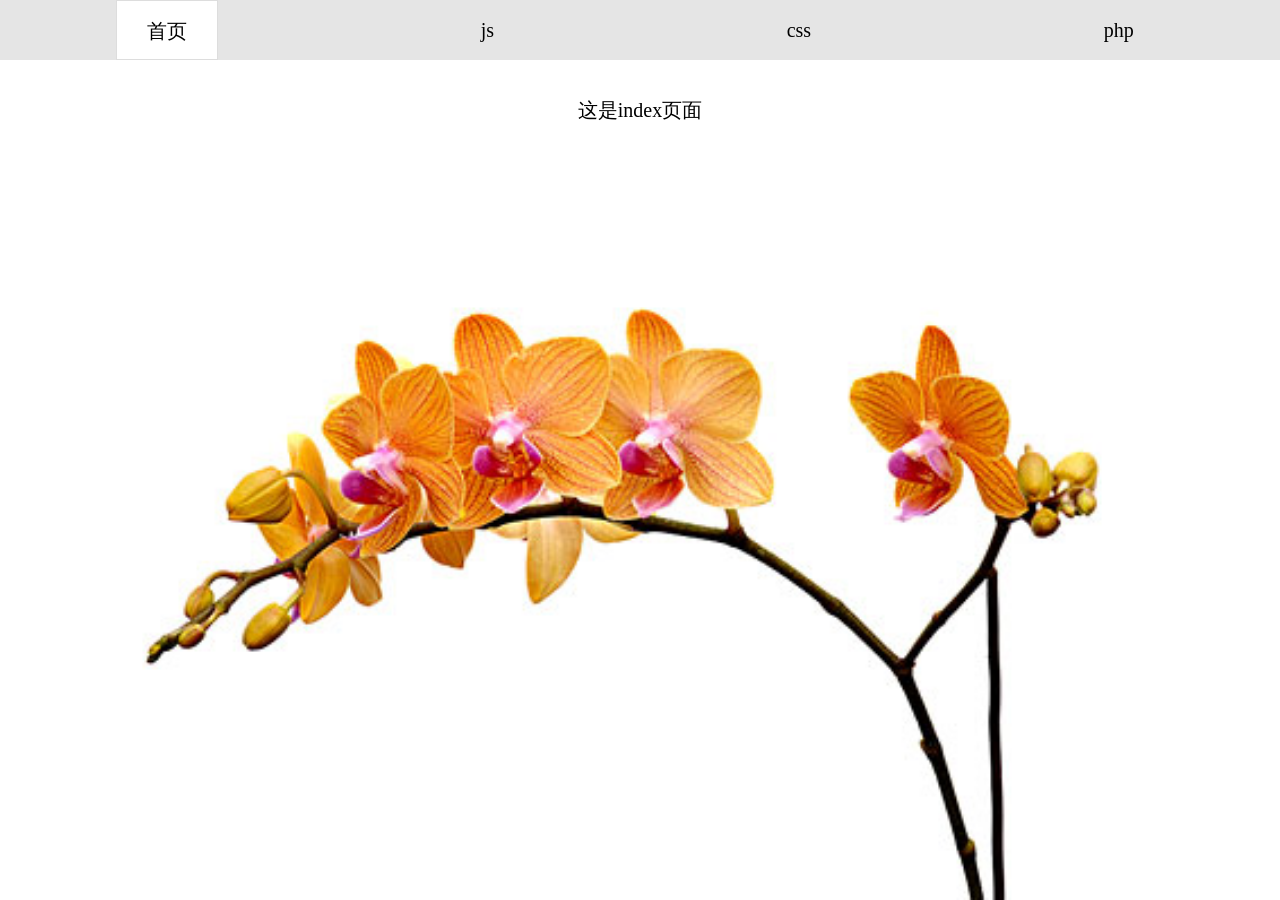
<file: router-link/index.html>
<!doctype html>
<html lang="en">
<head>
    <meta charset="UTF-8">
    <meta name="viewport"
          content="width=device-width, user-scalable=no, initial-scale=1.0, maximum-scale=1.0, minimum-scale=1.0">
    <meta http-equiv="X-UA-Compatible" content="ie=edge">
    <title>Document</title>
    <script src="vue.js"></script>
    <script src="router.js"></script>
    <script src="component.js"></script>
    <script src="nav.js"></script>
    <link rel="stylesheet" href="nav.css">
</head>
<body>
<div class="root">
    <custom-nav></custom-nav>
    <router-view class="center left" name="slider"></router-view>
    <router-view class="center right" name="sliderJs"></router-view>
    <transition>
    <router-view class="center" ></router-view>
    </transition>
</div>
</body>
<script>
    const routes = [
        { path: '/' , component: index ,name: 'index'},
        { path: '/js' , components: {
            'sliderJs':js,
            'slider': jsMenu
        }},
        { path: '/css' , component: css },
        { path: '/php', component: php ,children:[
            {path:'',component:smarty},
            {path:'/thinkphp',component:thinkphp},
            {path:'/mvc',component:mvc},
        ]},
        { path: '*' , redirect:function (to) {
            if(to.path=='/ccc'){
                return {
                    'name':'css'
                }
            }else{
                return '/';
            }

        }}
    ]
    const router = new VueRouter({
//        mode:'history',
        // （缩写）相当于 routes: routes
        routes:routes
    })
    new Vue({
        el:'.root',
        router:router,
    })
</script>
</html>
</file>
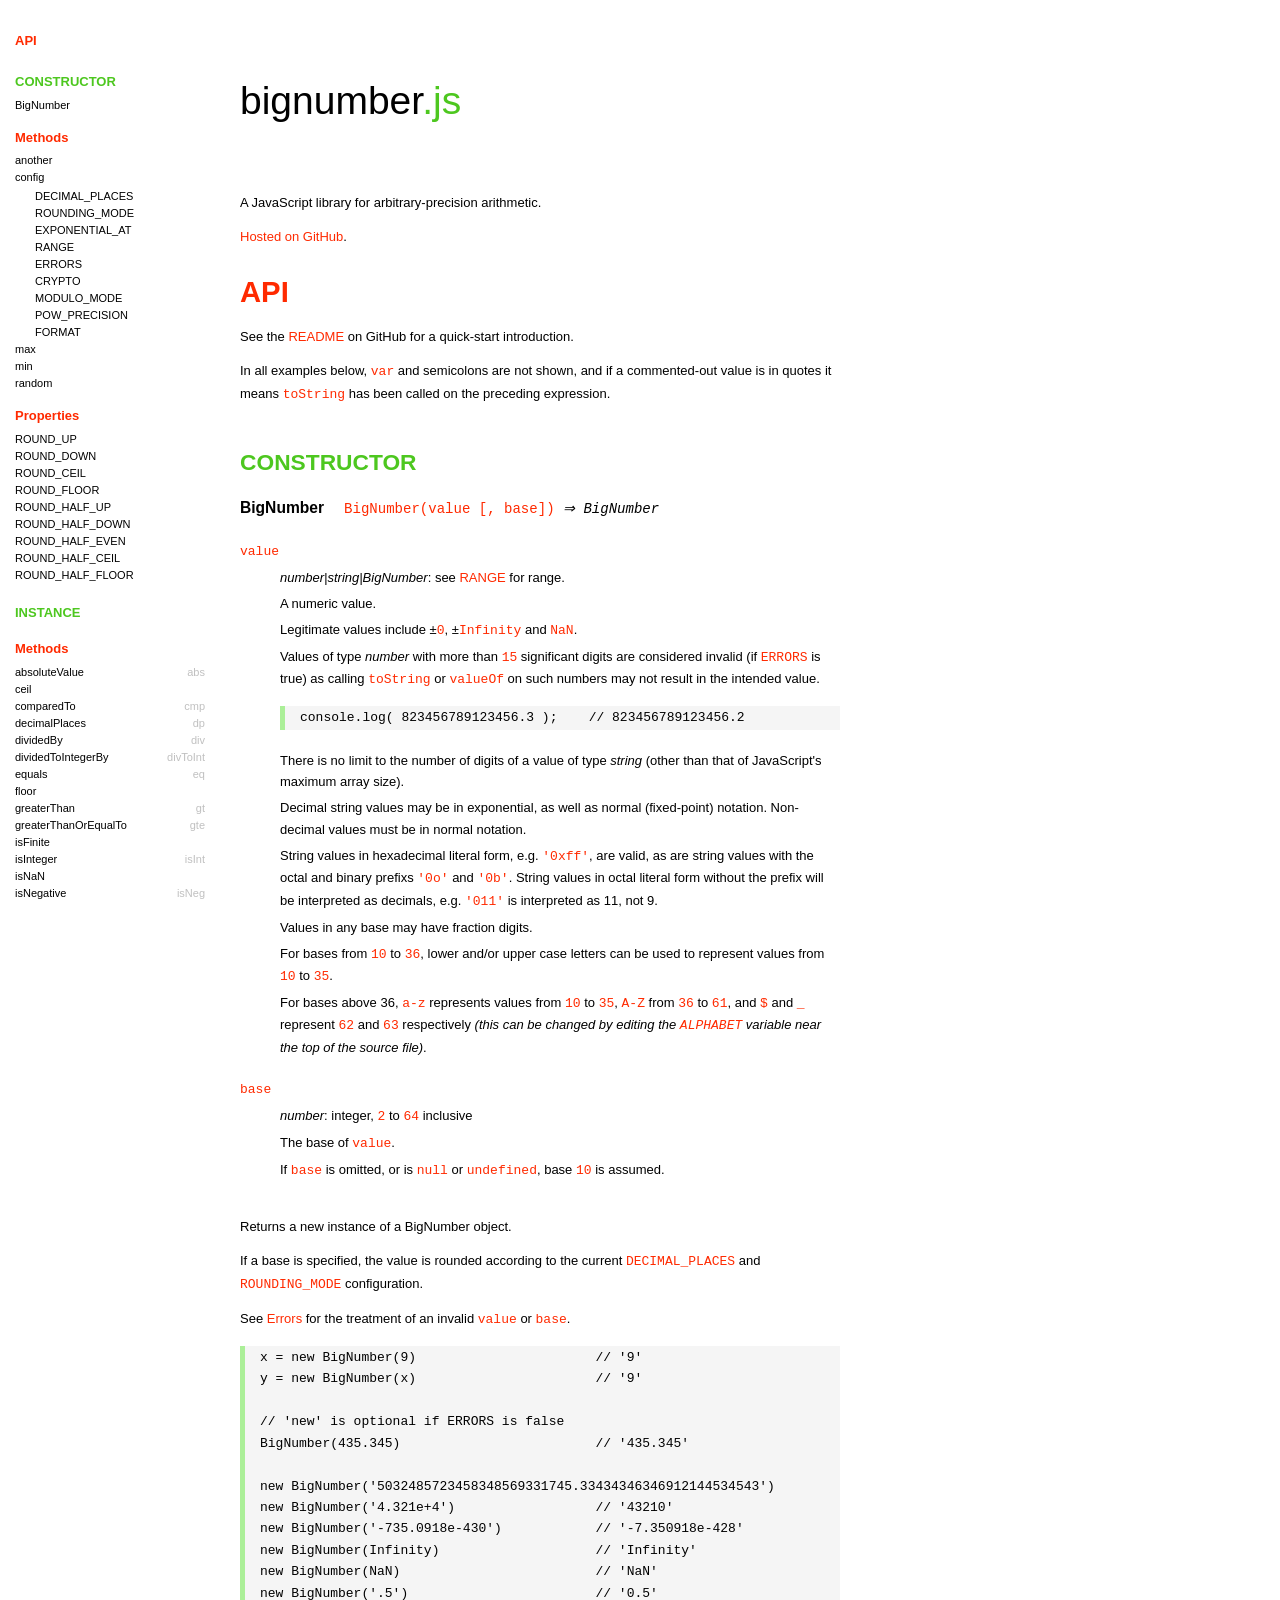
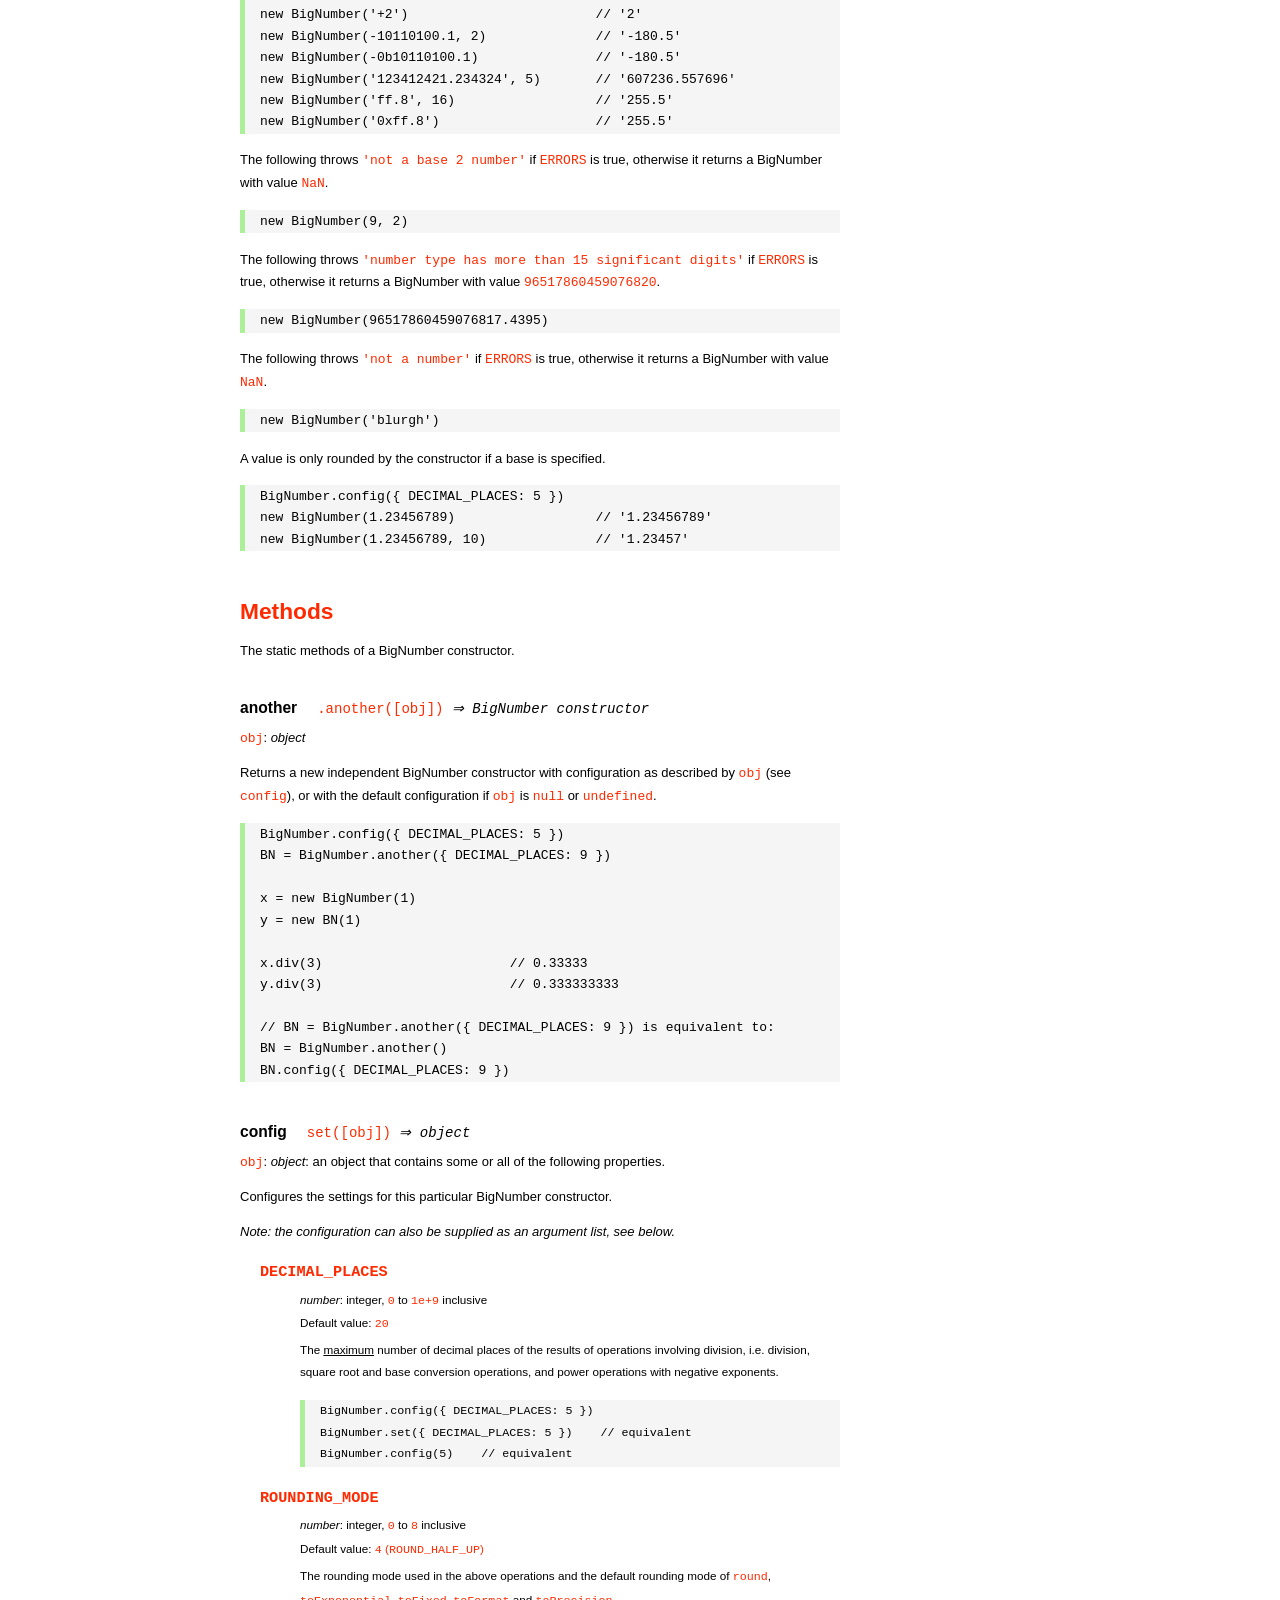
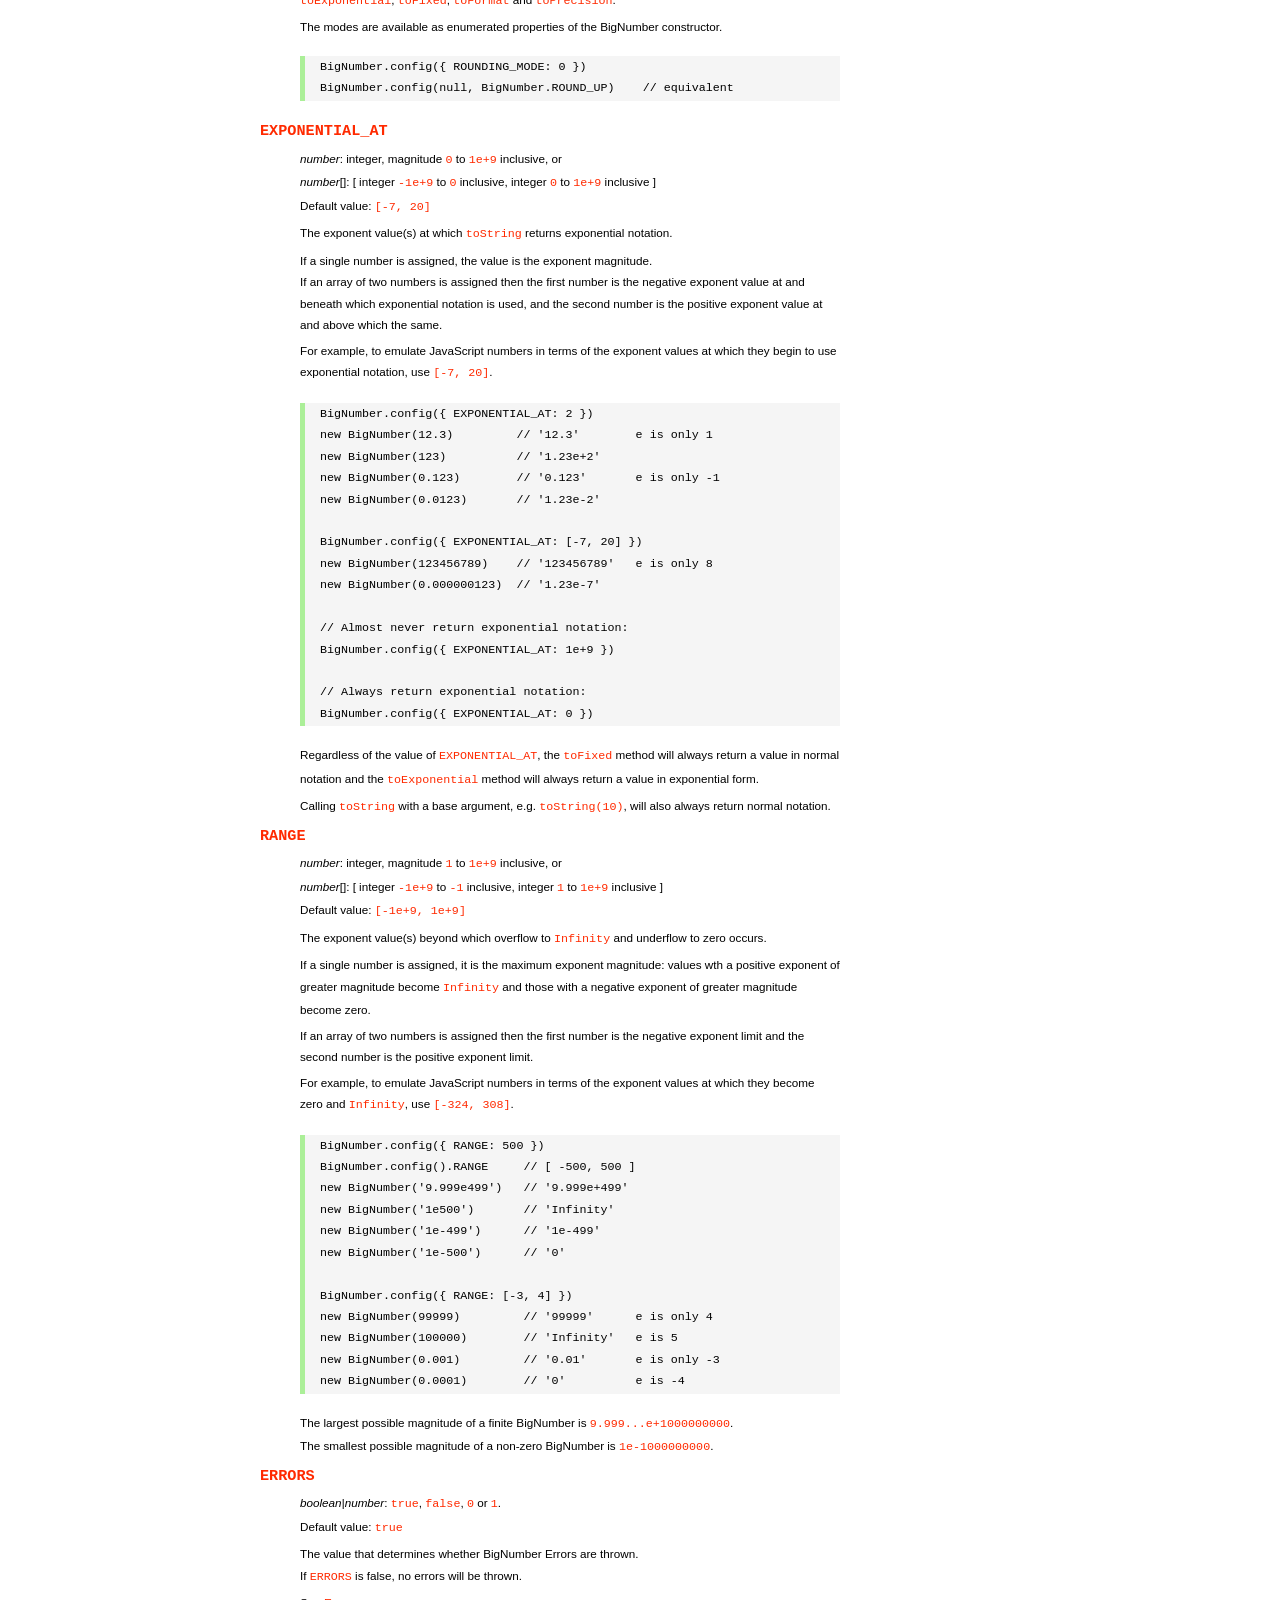
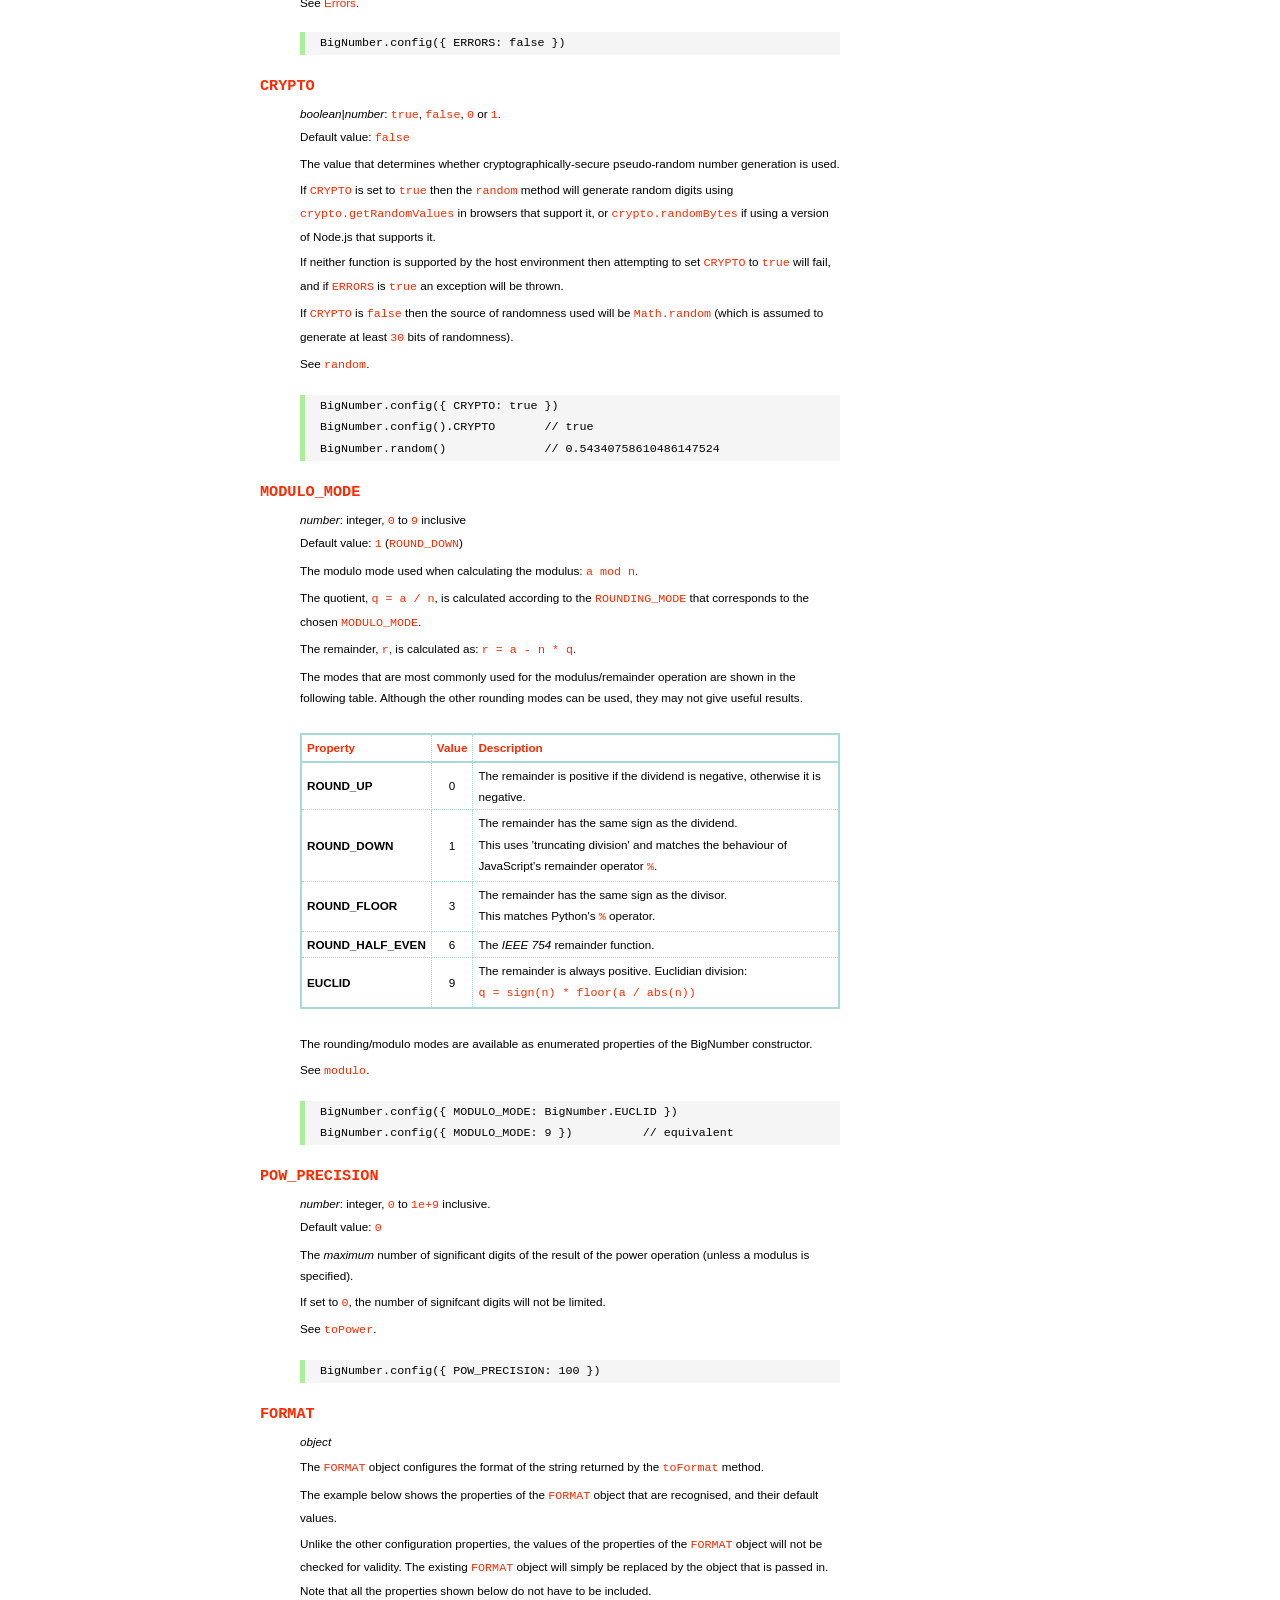
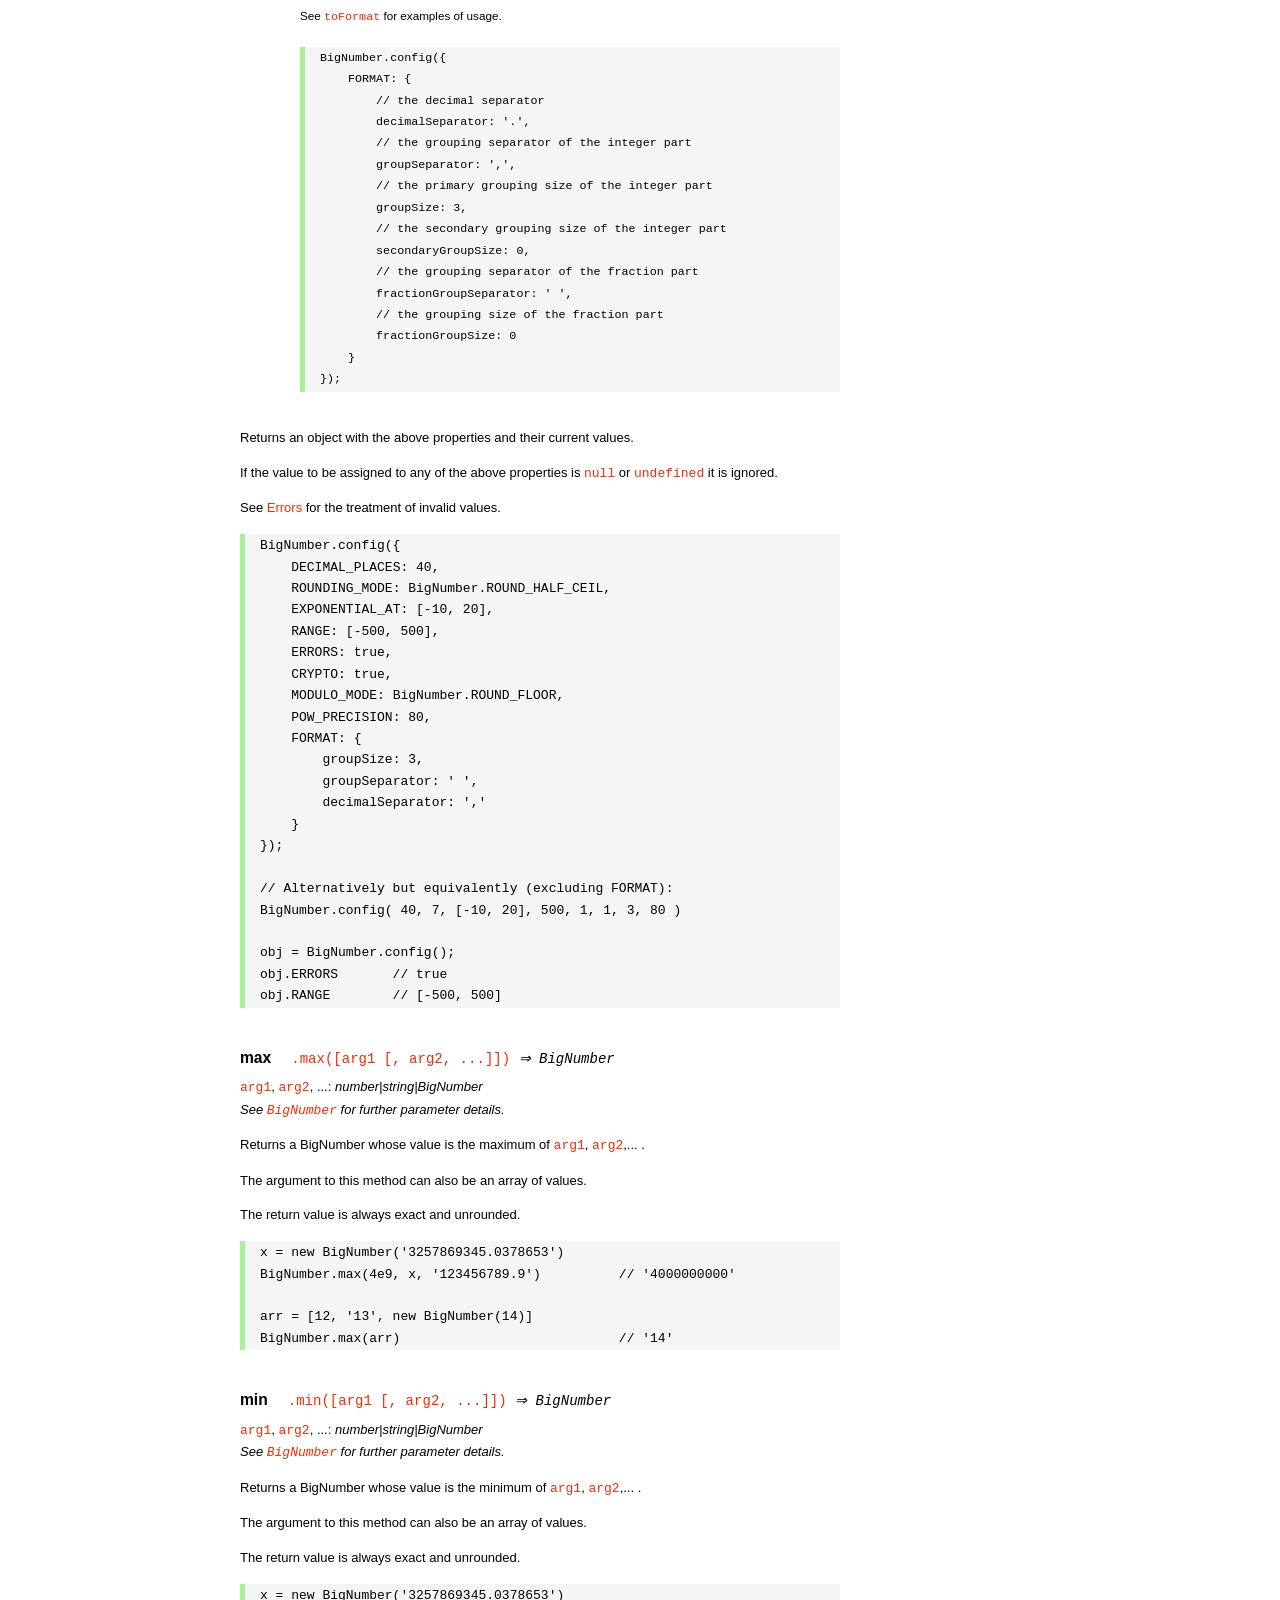
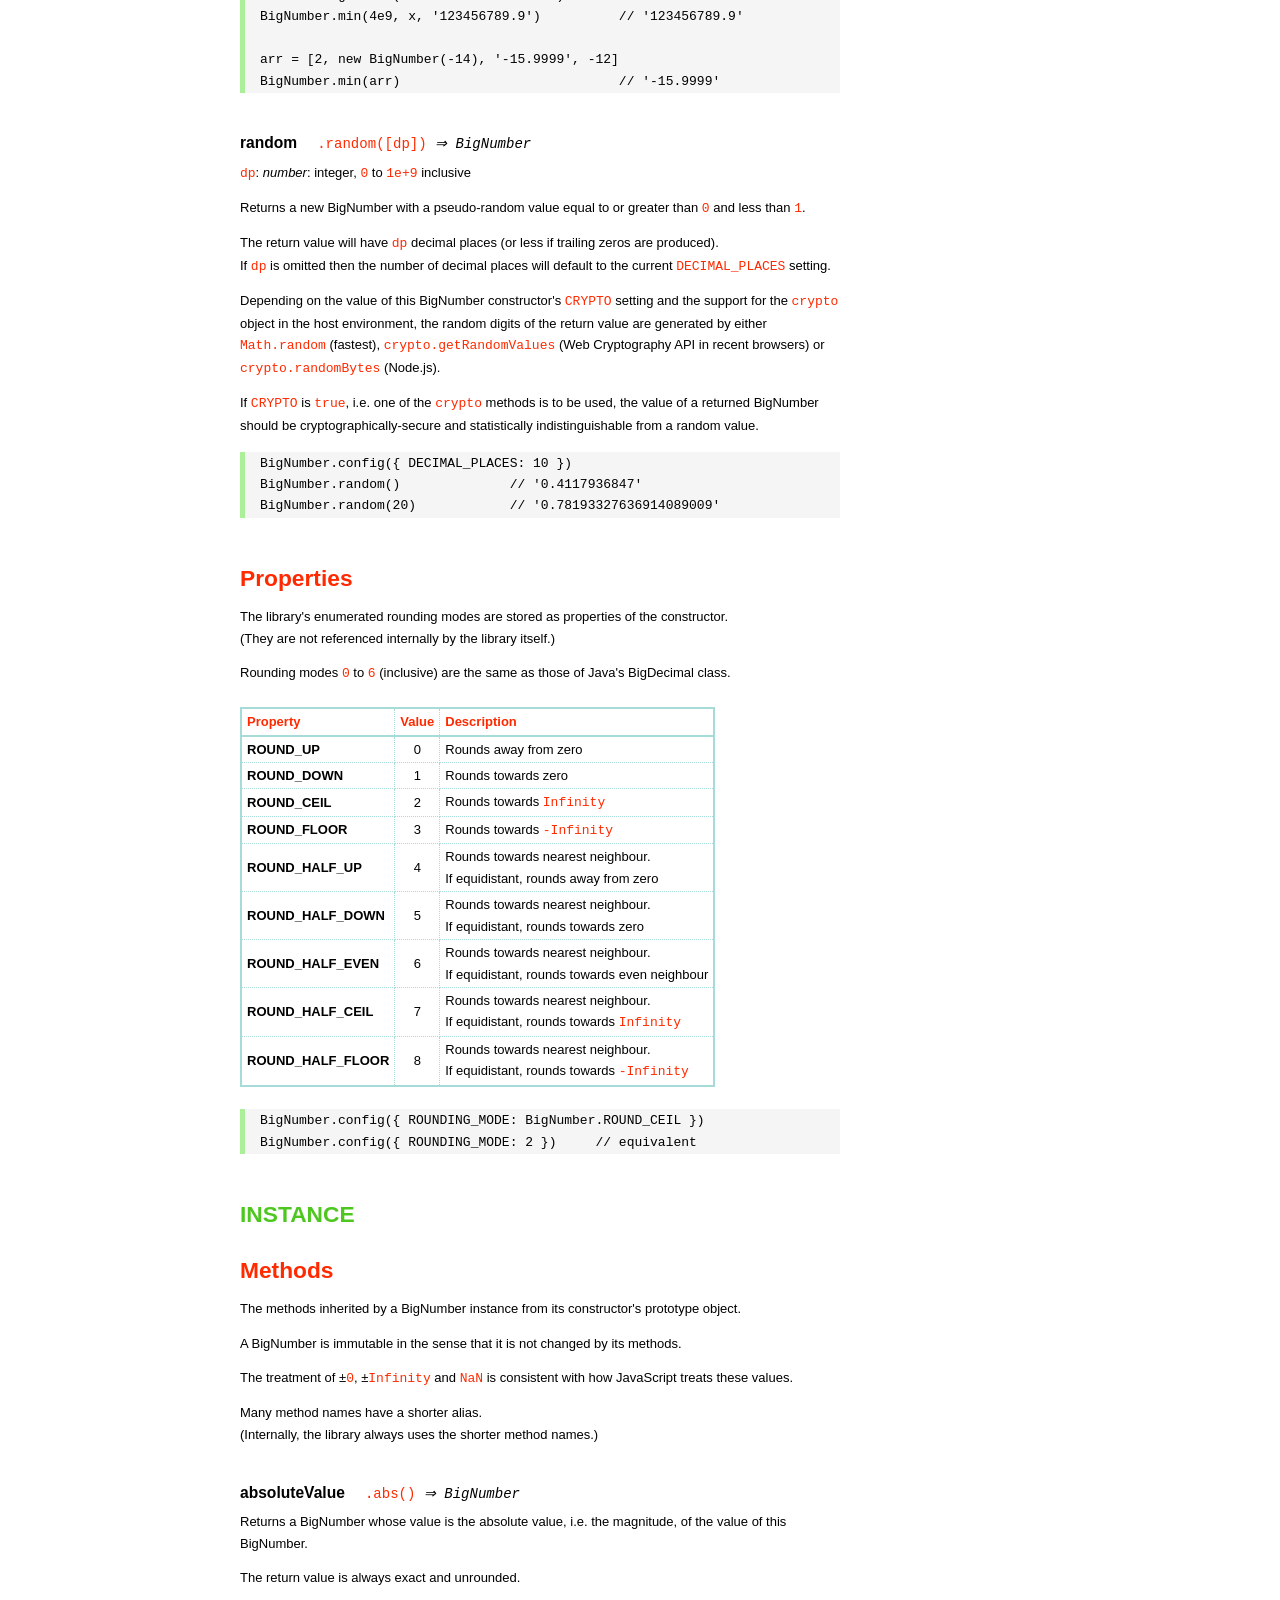
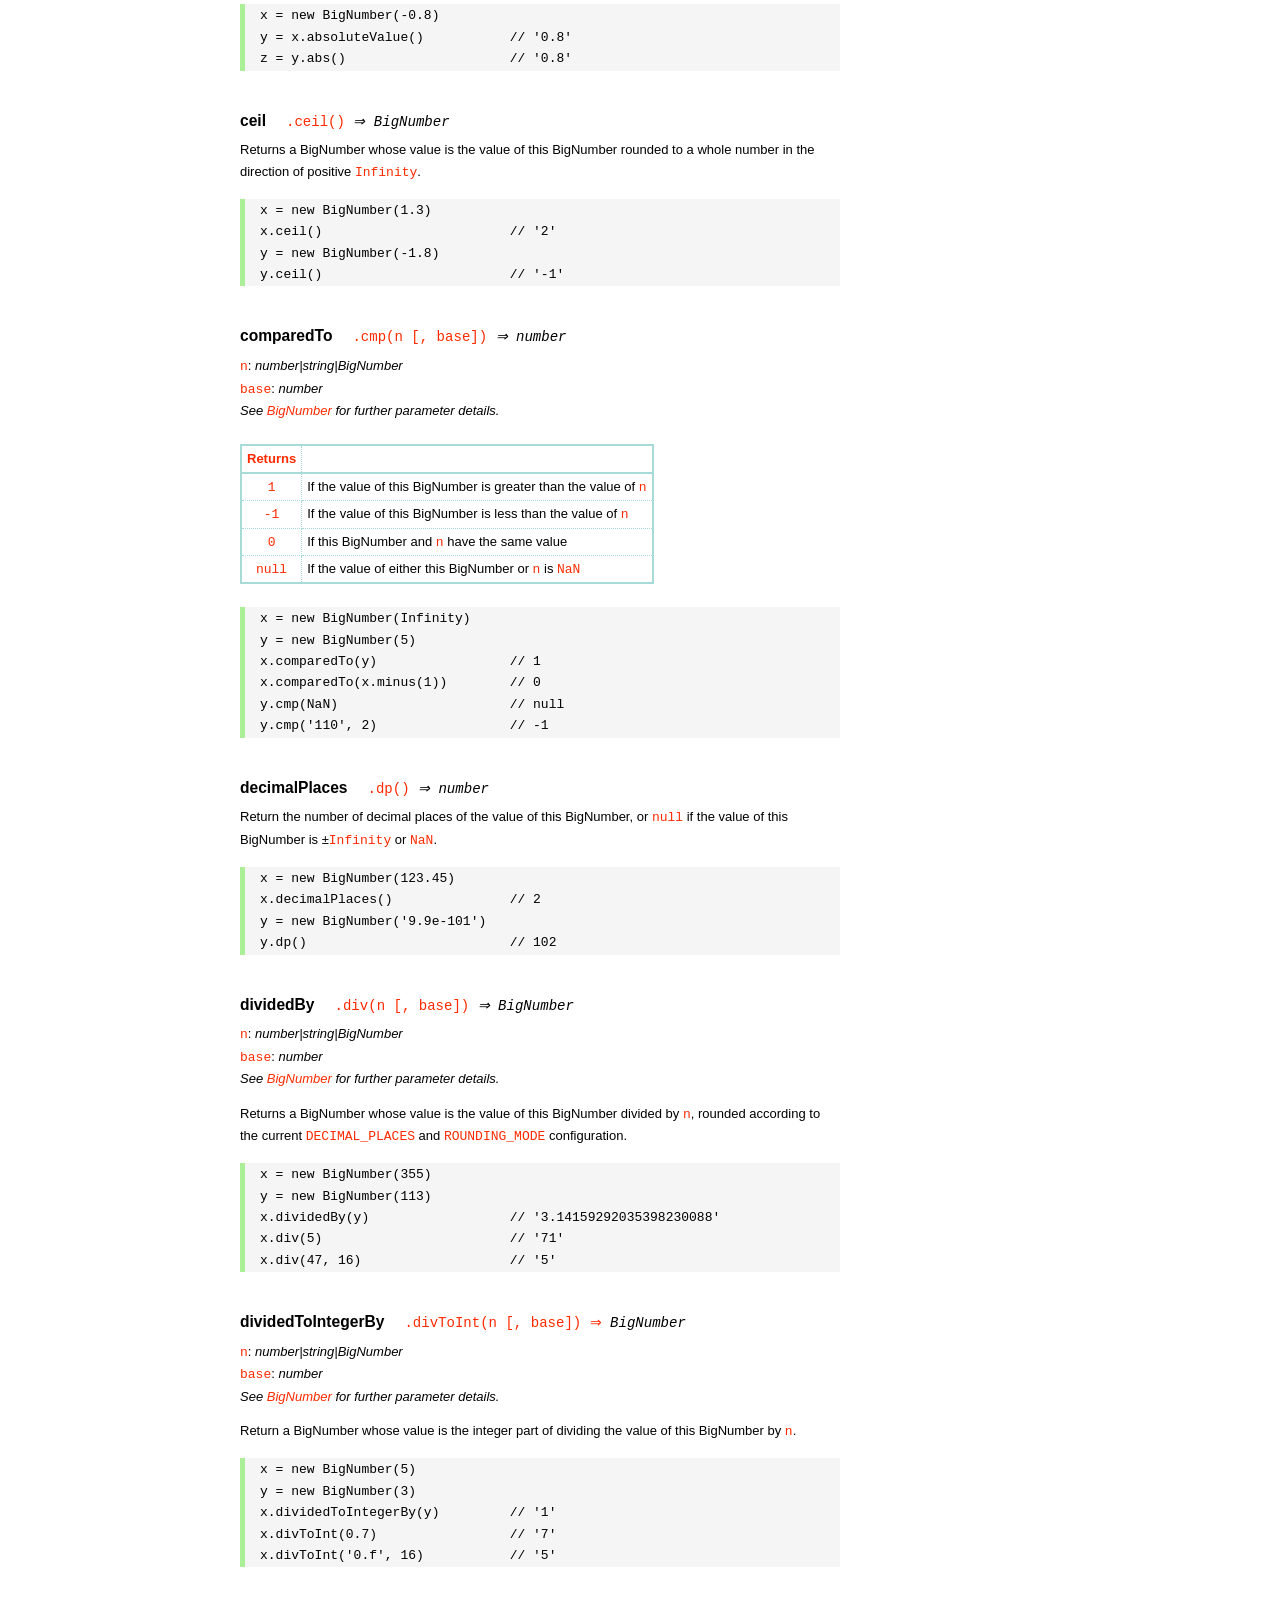
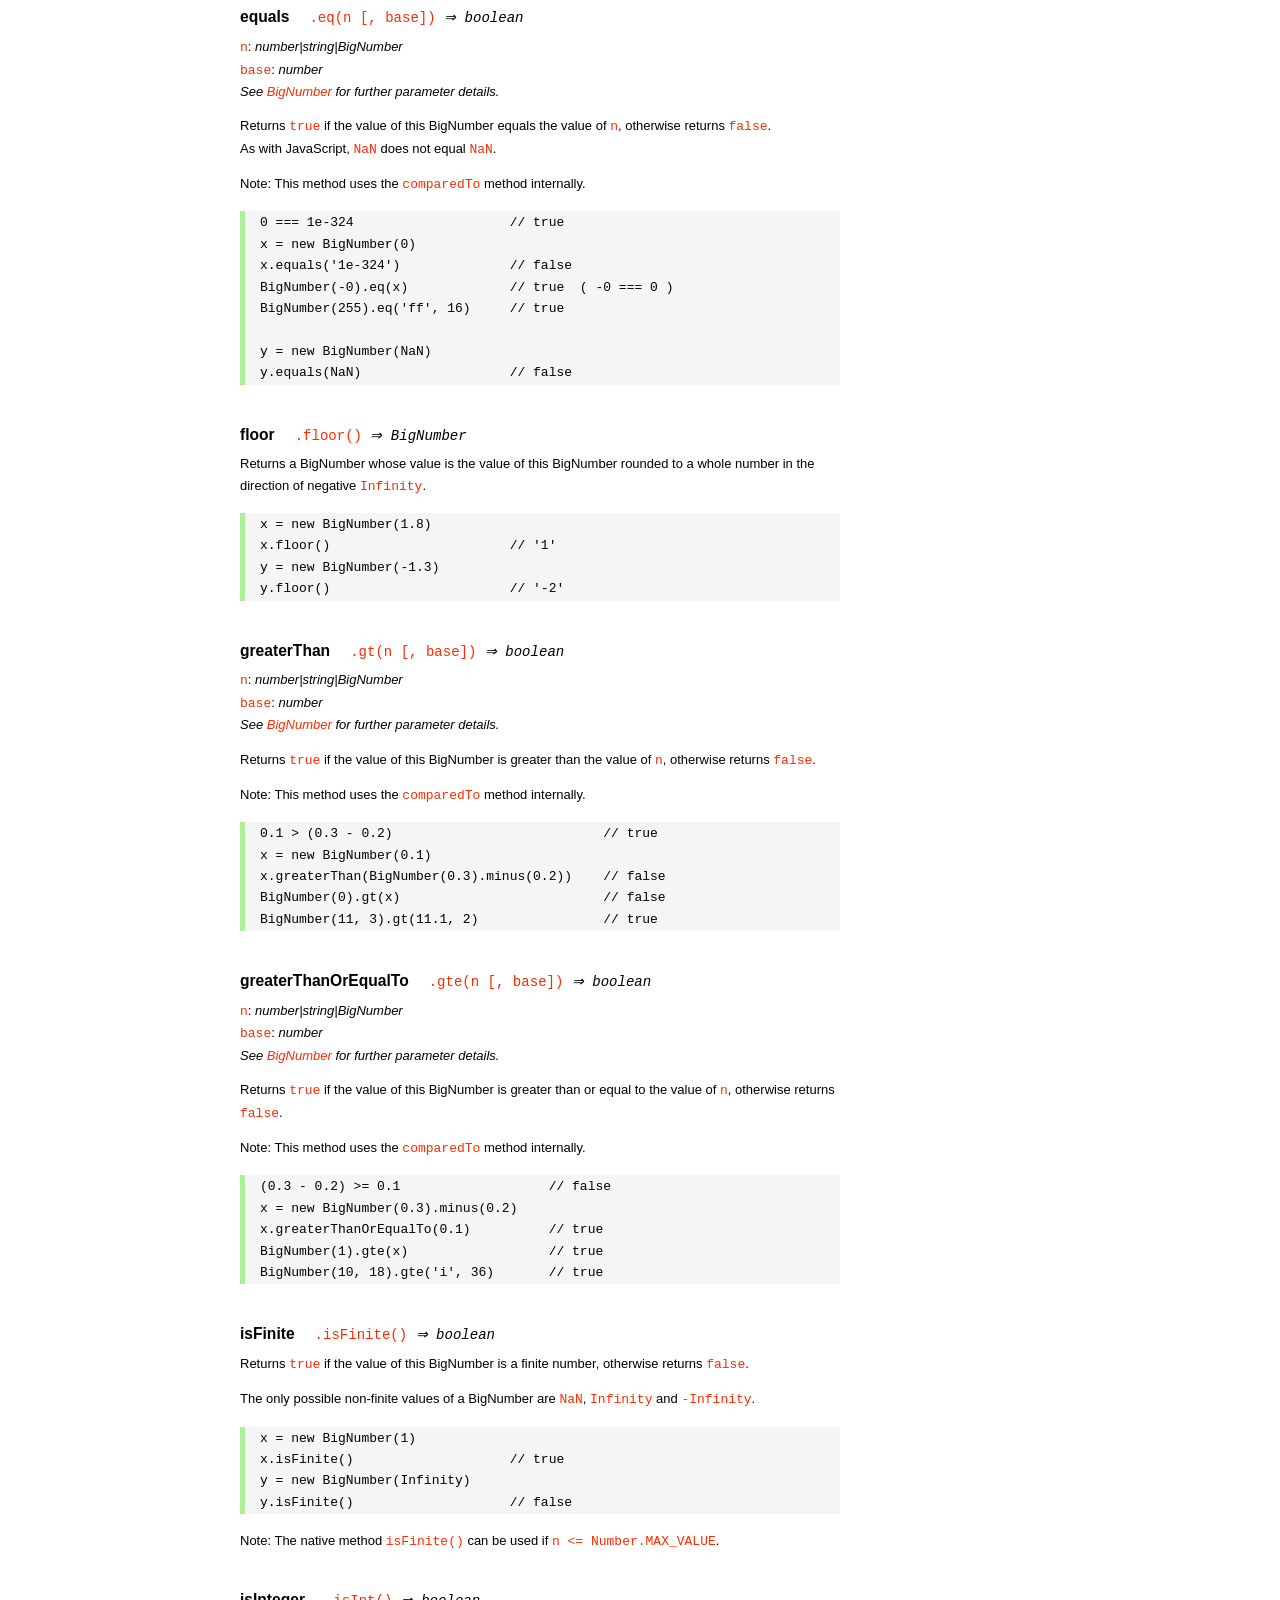
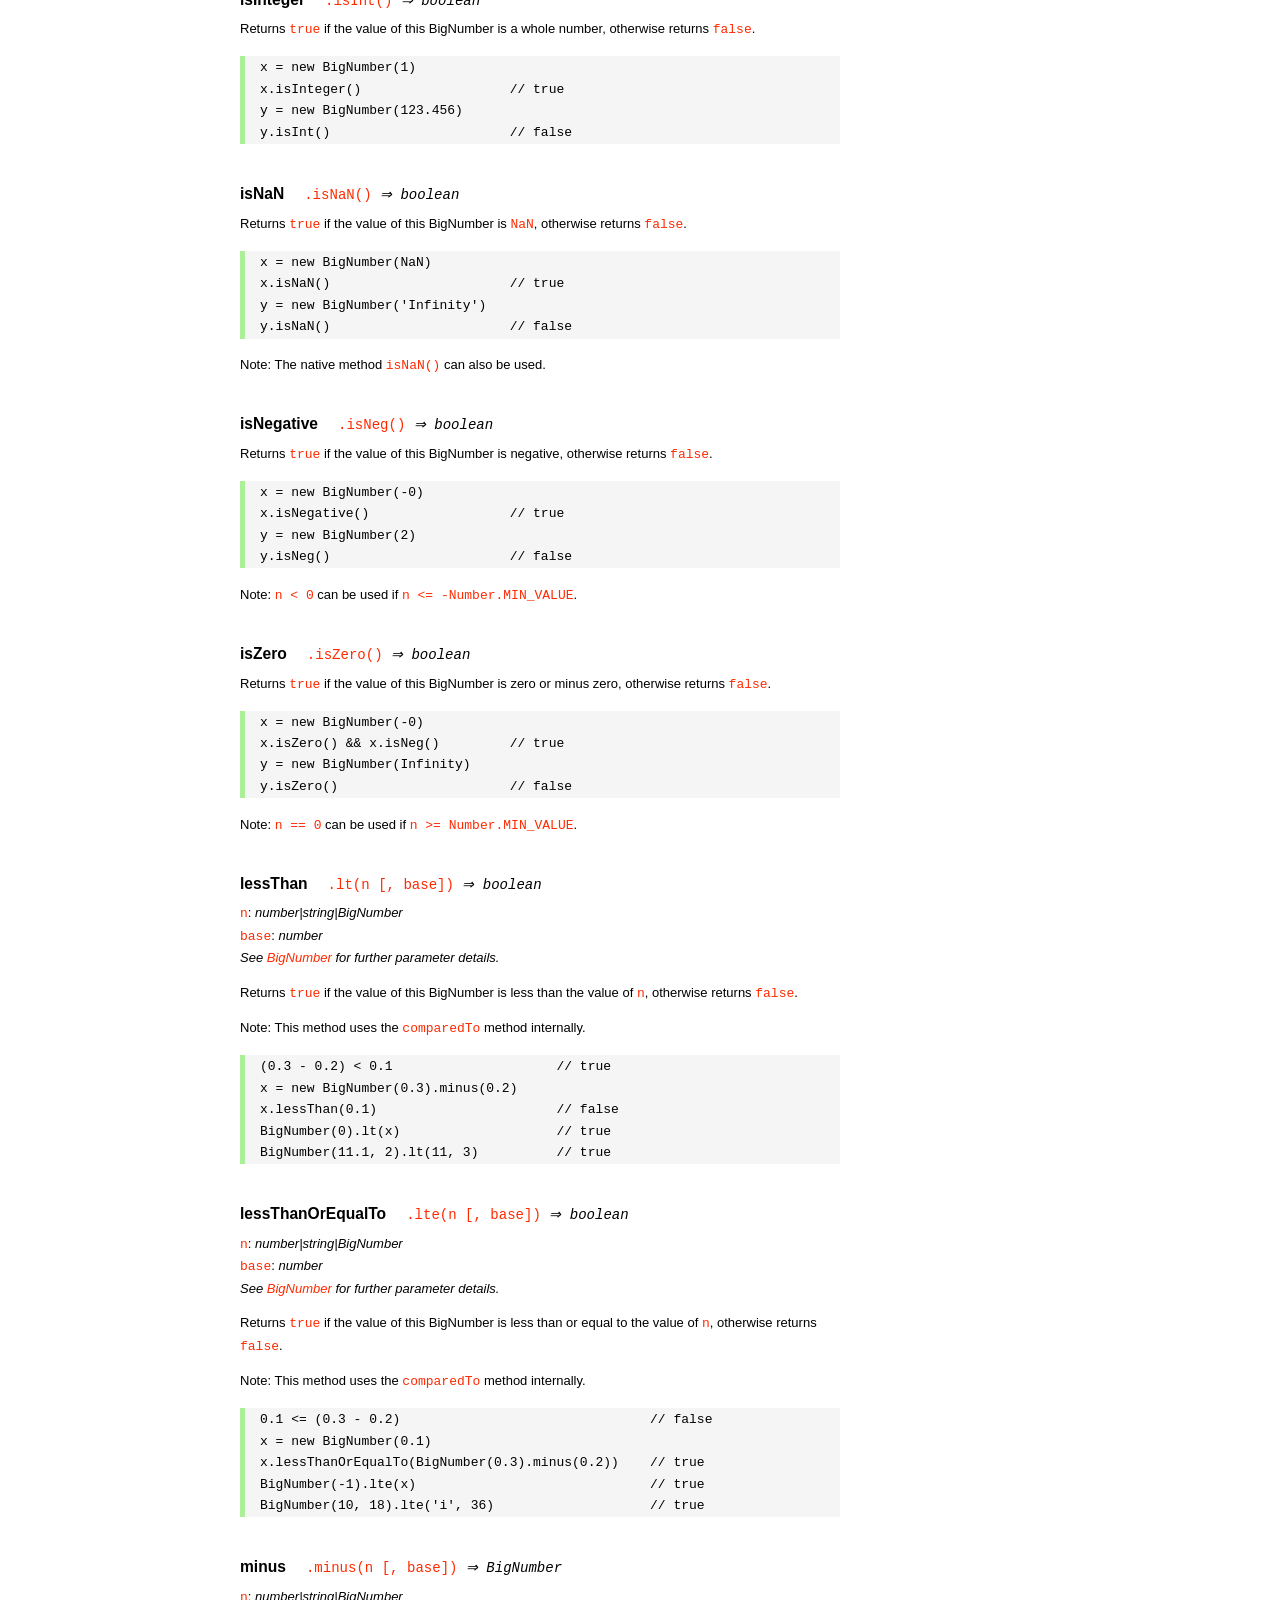
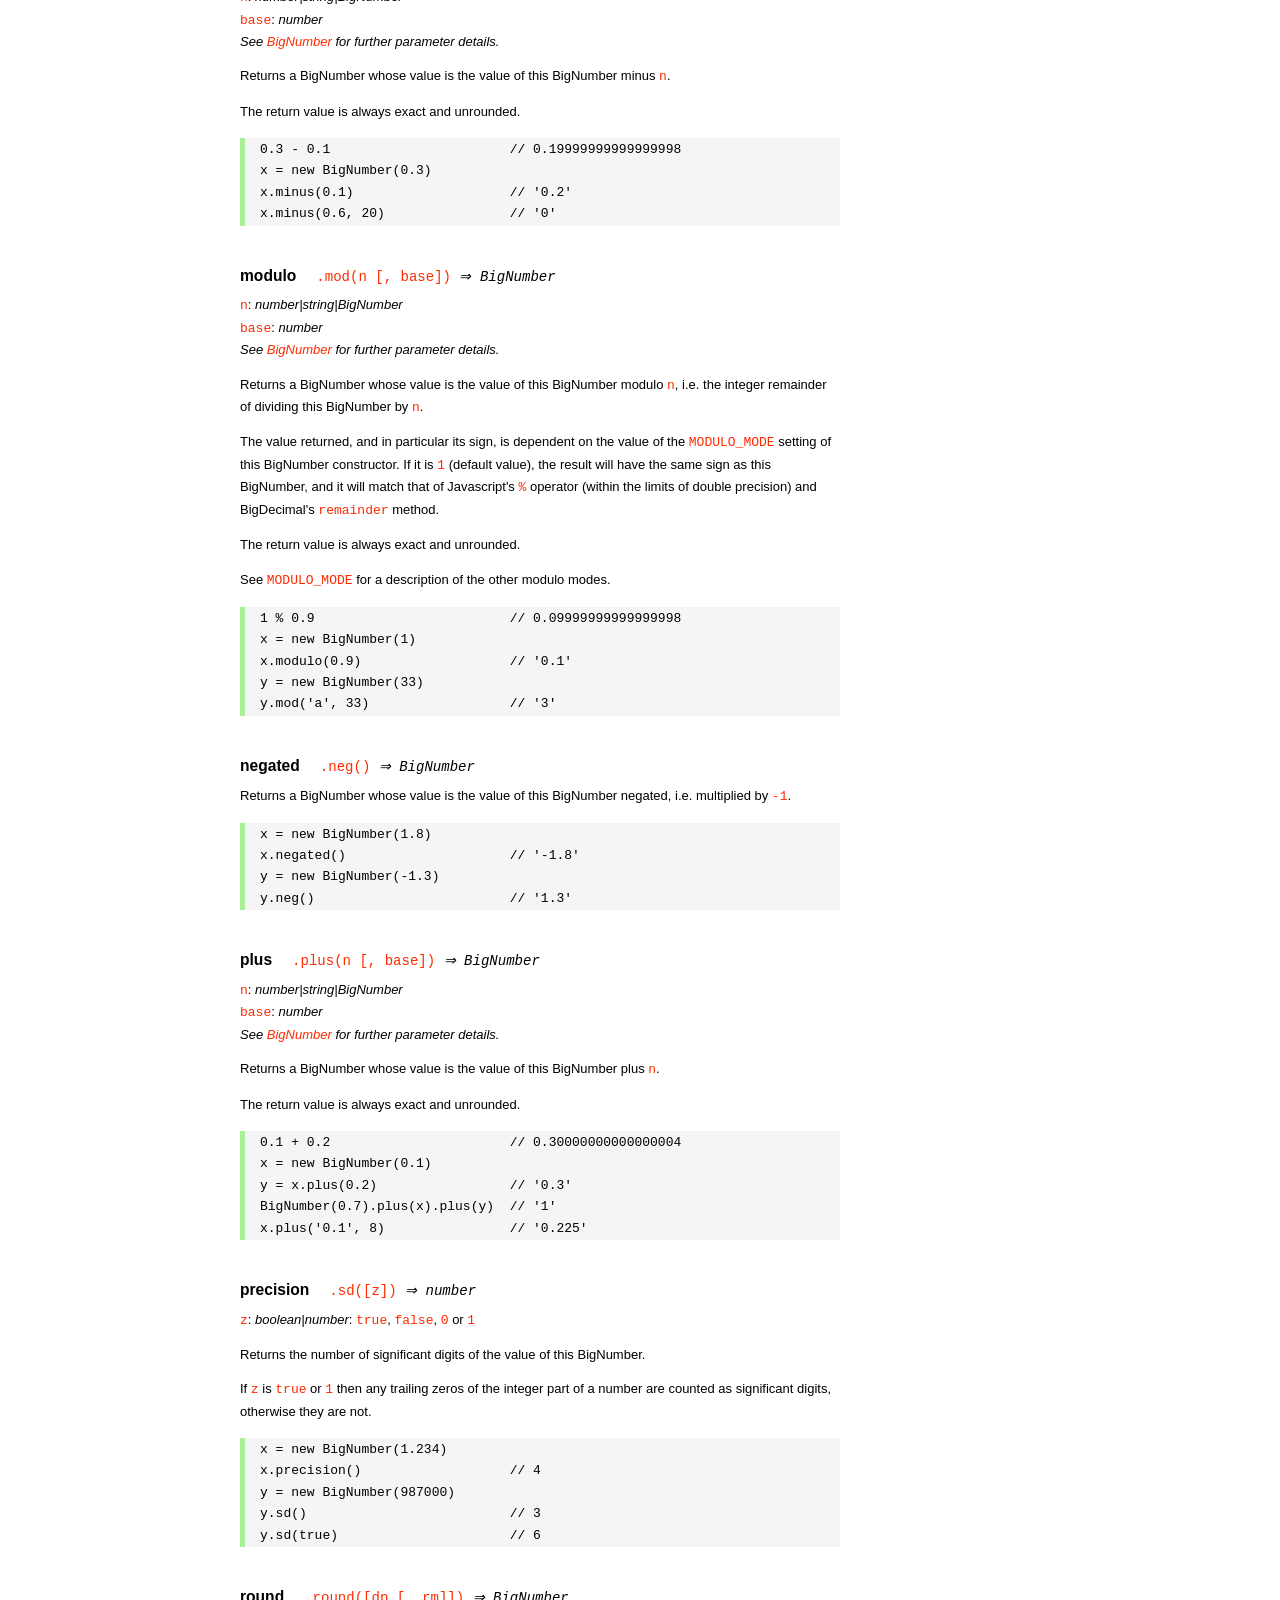
<file: router/node_modules/bignumber.js/doc/API.html>
<!DOCTYPE HTML>
<html>
<head>
<meta charset="utf-8">
<meta http-equiv="X-UA-Compatible" content="IE=edge">
<meta name="Author" content="M Mclaughlin">
<title>bignumber.js API</title>
<style>
html{font-size:100%}
body{background:#fff;font-family:"Helvetica Neue",Helvetica,Arial,sans-serif;font-size:13px;
  line-height:1.65em;min-height:100%;margin:0}
body,i{color:#000}
.nav{background:#fff;position:fixed;top:0;bottom:0;left:0;width:200px;overflow-y:auto;
  padding:15px 0 30px 15px}
div.container{width:600px;margin:50px 0 50px 240px}
p{margin:0 0 1em;width:600px}
pre,ul{margin:1em 0}
h1,h2,h3,h4,h5{margin:0;padding:1.5em 0 0}
h1,h2{padding:.75em 0}
h1{font:400 3em Verdana,sans-serif;color:#000;margin-bottom:1em}
h2{font-size:2.25em;color:#ff2a00}
h3{font-size:1.75em;color:#4dc71f}
h4{font-size:1.75em;color:#ff2a00;padding-bottom:.75em}
h5{font-size:1.2em;margin-bottom:.4em}
h6{font-size:1.1em;margin-bottom:0.8em;padding:0.5em 0}
dd{padding-top:.35em}
dt{padding-top:.5em}
b{font-weight:700}
dt b{font-size:1.3em}
a,a:visited{color:#ff2a00;text-decoration:none}
a:active,a:hover{outline:0;text-decoration:underline}
.nav a,.nav b,.nav a:visited{display:block;color:#ff2a00;font-weight:700; margin-top:15px}
.nav b{color:#4dc71f;margin-top:20px;cursor:default;width:auto}
ul{list-style-type:none;padding:0 0 0 20px}
.nav ul{line-height:14px;padding-left:0;margin:5px 0 0}
.nav ul a,.nav ul a:visited,span{display:inline;color:#000;font-family:Verdana,Geneva,sans-serif;
  font-size:11px;font-weight:400;margin:0}
.inset,ul.inset{margin-left:20px}
.inset{font-size:.9em}
.nav li{width:auto;margin:0 0 3px}
.alias{font-style:italic;margin-left:20px}
table{border-collapse:collapse;border-spacing:0;border:2px solid #a7dbd8;margin:1.75em 0;padding:0}
td,th{text-align:left;margin:0;padding:2px 5px;border:1px dotted #a7dbd8}
th{border-top:2px solid #a7dbd8;border-bottom:2px solid #a7dbd8;color:#ff2a00}
code,pre{font-family:Consolas, monaco, monospace;font-weight:400}
pre{background:#f5f5f5;white-space:pre-wrap;word-wrap:break-word;border-left:5px solid #abef98;
  padding:1px 0 1px 15px;margin:1.2em 0}
code,.nav-title{color:#ff2a00}
.end{margin-bottom:25px}
.centre{text-align:center}
.error-table{font-size:13px;width:100%}
#faq{margin:3em 0 0}
li span{float:right;margin-right:10px;color:#c0c0c0}
#js{font:inherit;color:#4dc71f}
</style>
</head>
<body>

  <div class="nav">

    <a class='nav-title' href="#">API</a>

    <b> CONSTRUCTOR </b>
    <ul>
      <li><a href="#bignumber">BigNumber</a></li>
    </ul>

    <a href="#methods">Methods</a>
    <ul>
      <li><a href="#another">another</a></li>
      <li><a href="#config" >config</a></li>
      <li>
        <ul class="inset">
          <li><a href="#decimal-places">DECIMAL_PLACES</a></li>
          <li><a href="#rounding-mode" >ROUNDING_MODE</a></li>
          <li><a href="#exponential-at">EXPONENTIAL_AT</a></li>
          <li><a href="#range"         >RANGE</a></li>
          <li><a href="#errors"        >ERRORS</a></li>
          <li><a href="#crypto"        >CRYPTO</a></li>
          <li><a href="#modulo-mode"   >MODULO_MODE</a></li>
          <li><a href="#pow-precision" >POW_PRECISION</a></li>
          <li><a href="#format"        >FORMAT</a></li>
        </ul>
      </li>
      <li><a href="#max"   >max</a></li>
      <li><a href="#min"   >min</a></li>
      <li><a href="#random">random</a></li>
    </ul>

    <a href="#constructor-properties">Properties</a>
    <ul>
      <li><a href="#round-up"        >ROUND_UP</a></li>
      <li><a href="#round-down"      >ROUND_DOWN</a></li>
      <li><a href="#round-ceil"      >ROUND_CEIL</a></li>
      <li><a href="#round-floor"     >ROUND_FLOOR</a></li>
      <li><a href="#round-half-up"   >ROUND_HALF_UP</a></li>
      <li><a href="#round-half-down" >ROUND_HALF_DOWN</a></li>
      <li><a href="#round-half-even" >ROUND_HALF_EVEN</a></li>
      <li><a href="#round-half-ceil" >ROUND_HALF_CEIL</a></li>
      <li><a href="#round-half-floor">ROUND_HALF_FLOOR</a></li>
    </ul>

    <b> INSTANCE </b>

    <a href="#prototype-methods">Methods</a>
    <ul>
      <li><a href="#abs"    >absoluteValue       </a><span>abs</span>     </li>
      <li><a href="#ceil"   >ceil                </a>                     </li>
      <li><a href="#cmp"    >comparedTo          </a><span>cmp</span>     </li>
      <li><a href="#dp"     >decimalPlaces       </a><span>dp</span>      </li>
      <li><a href="#div"    >dividedBy           </a><span>div</span>     </li>
      <li><a href="#divInt" >dividedToIntegerBy  </a><span>divToInt</span></li>
      <li><a href="#eq"     >equals              </a><span>eq</span>      </li>
      <li><a href="#floor"  >floor               </a>                     </li>
      <li><a href="#gt"     >greaterThan         </a><span>gt</span>      </li>
      <li><a href="#gte"    >greaterThanOrEqualTo</a><span>gte</span>     </li>
      <li><a href="#isF"    >isFinite            </a>                     </li>
      <li><a href="#isInt"  >isInteger           </a><span>isInt</span>   </li>
      <li><a href="#isNaN"  >isNaN               </a>                     </li>
      <li><a href="#isNeg"  >isNegative          </a><span>isNeg</span>   </li>
      <li><a href="#isZ"    >isZero              </a>                     </li>
      <li><a href="#lt"     >lessThan            </a><span>lt</span>      </li>
      <li><a href="#lte"    >lessThanOrEqualTo   </a><span>lte</span>     </li>
      <li><a href="#minus"  >minus               </a><span>sub</span>     </li>
      <li><a href="#mod"    >modulo              </a><span>mod</span>     </li>
      <li><a href="#neg"    >negated             </a><span>neg</span>     </li>
      <li><a href="#plus"   >plus                </a><span>add</span>     </li>
      <li><a href="#sd"     >precision           </a><span>sd</span>      </li>
      <li><a href="#round"  >round               </a>                     </li>
      <li><a href="#shift"  >shift               </a>                     </li>
      <li><a href="#sqrt"   >squareRoot          </a><span>sqrt</span>    </li>
      <li><a href="#times"  >times               </a><span>mul</span>     </li>
      <li><a href="#toD"    >toDigits            </a>                     </li>
      <li><a href="#toE"    >toExponential       </a>                     </li>
      <li><a href="#toFix"  >toFixed             </a>                     </li>
      <li><a href="#toFor"  >toFormat            </a>                     </li>
      <li><a href="#toFr"   >toFraction          </a>                     </li>
      <li><a href="#toJSON" >toJSON              </a>                     </li>
      <li><a href="#toN"    >toNumber            </a>                     </li>
      <li><a href="#pow"    >toPower             </a><span>pow</span>     </li>
      <li><a href="#toP"    >toPrecision         </a>                     </li>
      <li><a href="#toS"    >toString            </a>                     </li>
      <li><a href="#trunc"  >truncated           </a><span>trunc</span>   </li>
      <li><a href="#valueOf">valueOf             </a>                     </li>
    </ul>

    <a href="#instance-properties">Properties</a>
    <ul>
      <li><a href="#coefficient">c: coefficient</a></li>
      <li><a href="#exponent"   >e: exponent</a></li>
      <li><a href="#sign"       >s: sign</a></li>
      <li><a href="#isbig"      >isBigNumber</a></li>
    </ul>

    <a href="#zero-nan-infinity">Zero, NaN &amp; Infinity</a>
    <a href="#Errors">Errors</a>
    <a class='end' href="#faq">FAQ</a>

  </div>

  <div class="container">

    <h1>bignumber<span id='js'>.js</span></h1>

    <p>A JavaScript library for arbitrary-precision arithmetic.</p>
    <p><a href="https://github.com/MikeMcl/bignumber.js">Hosted on GitHub</a>. </p>

    <h2>API</h2>

    <p>
      See the <a href='https://github.com/MikeMcl/bignumber.js'>README</a> on GitHub for a
      quick-start introduction.
    </p>
    <p>
      In all examples below, <code>var</code> and semicolons are not shown, and if a commented-out
      value is in quotes it means <code>toString</code> has been called on the preceding expression.
    </p>


    <h3>CONSTRUCTOR</h3>

    <h5 id="bignumber">
      BigNumber<code class='inset'>BigNumber(value [, base]) <i>&rArr; BigNumber</i></code>
    </h5>
    <dl>
      <dt><code>value</code></dt>
      <dd>
        <i>number|string|BigNumber</i>: see <a href='#range'>RANGE</a> for
        range.
      </dd>
      <dd>
        A numeric value.
      </dd>
      <dd>
        Legitimate values include &plusmn;<code>0</code>, &plusmn;<code>Infinity</code> and
        <code>NaN</code>.
      </dd>
      <dd>
        Values of type <em>number</em> with more than <code>15</code> significant digits are
        considered invalid (if <a href='#errors'><code>ERRORS</code></a> is true) as calling
        <code><a href='#toS'>toString</a></code> or <code><a href='#valueOf'>valueOf</a></code> on
        such numbers may not result in the intended value.
        <pre>console.log( 823456789123456.3 );    // 823456789123456.2</pre>
      </dd>
      <dd>
        There is no limit to the number of digits of a value of type <em>string</em> (other than
        that of JavaScript's maximum array size).
      </dd>
      <dd>
        Decimal string values may be in exponential, as well as normal (fixed-point) notation.
        Non-decimal values must be in normal notation.
      </dd>
      <dd>
        String values in hexadecimal literal form, e.g. <code>'0xff'</code>, are valid, as are
        string values with the octal and binary prefixs <code>'0o'</code> and <code>'0b'</code>.
        String values in octal literal form without the prefix will be interpreted as
        decimals, e.g. <code>'011'</code> is interpreted as 11, not 9.
      </dd>
      <dd>Values in any base may have fraction digits.</dd>
      <dd>
        For bases from <code>10</code> to <code>36</code>, lower and/or upper case letters can be
        used to represent values from <code>10</code> to <code>35</code>.
      </dd>
      <dd>
        For bases above 36, <code>a-z</code> represents values from <code>10</code> to
        <code>35</code>, <code>A-Z</code> from <code>36</code> to <code>61</code>, and
        <code>$</code> and <code>_</code> represent <code>62</code> and <code>63</code> respectively
        <i>(this can be changed by editing the <code>ALPHABET</code> variable near the top of the
        source file)</i>.
      </dd>
    </dl>
    <dl>
      <dt><code>base</code></dt>
      <dd>
        <i>number</i>: integer, <code>2</code> to <code>64</code> inclusive
      </dd>
      <dd>The base of <code>value</code>.</dd>
      <dd>
        If <code>base</code> is omitted, or is <code>null</code> or <code>undefined</code>, base
        <code>10</code> is assumed.
      </dd>
    </dl>
    <br />
    <p>Returns a new instance of a BigNumber object.</p>
    <p>
      If a base is specified, the value is rounded according to
      the current <a href='#decimal-places'><code>DECIMAL_PLACES</code></a> and
      <a href='#rounding-mode'><code>ROUNDING_MODE</code></a> configuration.
    </p>
    <p>
      See <a href='#Errors'>Errors</a> for the treatment of an invalid <code>value</code> or
      <code>base</code>.
    </p>
    <pre>
x = new BigNumber(9)                       // '9'
y = new BigNumber(x)                       // '9'

// 'new' is optional if ERRORS is false
BigNumber(435.345)                         // '435.345'

new BigNumber('5032485723458348569331745.33434346346912144534543')
new BigNumber('4.321e+4')                  // '43210'
new BigNumber('-735.0918e-430')            // '-7.350918e-428'
new BigNumber(Infinity)                    // 'Infinity'
new BigNumber(NaN)                         // 'NaN'
new BigNumber('.5')                        // '0.5'
new BigNumber('+2')                        // '2'
new BigNumber(-10110100.1, 2)              // '-180.5'
new BigNumber(-0b10110100.1)               // '-180.5'
new BigNumber('123412421.234324', 5)       // '607236.557696'
new BigNumber('ff.8', 16)                  // '255.5'
new BigNumber('0xff.8')                    // '255.5'</pre>
    <p>
      The following throws <code>'not a base 2 number'</code> if
      <a href='#errors'><code>ERRORS</code></a> is true, otherwise it returns a BigNumber with value
      <code>NaN</code>.
    </p>
    <pre>new BigNumber(9, 2)</pre>
    <p>
      The following throws <code>'number type has more than 15 significant digits'</code> if
      <a href='#errors'><code>ERRORS</code></a> is true, otherwise it returns a BigNumber with value
      <code>96517860459076820</code>.
    </p>
    <pre>new BigNumber(96517860459076817.4395)</pre>
    <p>
      The following throws <code>'not a number'</code> if <a href='#errors'><code>ERRORS</code></a>
      is true, otherwise it returns a BigNumber with value <code>NaN</code>.
    </p>
    <pre>new BigNumber('blurgh')</pre>
    <p>
      A value is only rounded by the constructor if a base is specified.
    </p>
    <pre>BigNumber.config({ DECIMAL_PLACES: 5 })
new BigNumber(1.23456789)                  // '1.23456789'
new BigNumber(1.23456789, 10)              // '1.23457'</pre>



    <h4 id="methods">Methods</h4>
     <p>The static methods of a BigNumber constructor.</p>




    <h5 id="another">
       another<code class='inset'>.another([obj]) <i>&rArr; BigNumber constructor</i></code>
    </h5>
    <p><code>obj</code>: <i>object</i></p>
    <p>
      Returns a new independent BigNumber constructor with configuration as described by
      <code>obj</code> (see <a href='#config'><code>config</code></a>), or with the default
      configuration if <code>obj</code> is <code>null</code> or <code>undefined</code>.
    </p>
    <pre>BigNumber.config({ DECIMAL_PLACES: 5 })
BN = BigNumber.another({ DECIMAL_PLACES: 9 })

x = new BigNumber(1)
y = new BN(1)

x.div(3)                        // 0.33333
y.div(3)                        // 0.333333333

// BN = BigNumber.another({ DECIMAL_PLACES: 9 }) is equivalent to:
BN = BigNumber.another()
BN.config({ DECIMAL_PLACES: 9 })</pre>



    <h5 id="config">config<code class='inset'>set([obj]) <i>&rArr; object</i></code></h5>
    <p>
      <code>obj</code>: <i>object</i>: an object that contains some or all of the following
      properties.
    </p>
    <p>Configures the settings for this particular BigNumber constructor.</p>
    <p><i>Note: the configuration can also be supplied as an argument list, see below.</i></p>
    <dl class='inset'>
      <dt id="decimal-places"><code><b>DECIMAL_PLACES</b></code></dt>
      <dd>
        <i>number</i>: integer, <code>0</code> to <code>1e+9</code> inclusive<br />
        Default value: <code>20</code>
      </dd>
      <dd>
        The <u>maximum</u> number of decimal places of the results of operations involving
        division, i.e. division, square root and base conversion operations, and power
        operations with negative exponents.<br />
      </dd>
      <dd>
      <pre>BigNumber.config({ DECIMAL_PLACES: 5 })
BigNumber.set({ DECIMAL_PLACES: 5 })    // equivalent
BigNumber.config(5)    // equivalent</pre>
      </dd>



      <dt id="rounding-mode"><code><b>ROUNDING_MODE</b></code></dt>
      <dd>
        <i>number</i>: integer, <code>0</code> to <code>8</code> inclusive<br />
        Default value: <code>4</code> <a href="#round-half-up">(<code>ROUND_HALF_UP</code>)</a>
      </dd>
      <dd>
        The rounding mode used in the above operations and the default rounding mode of
        <a href='#round'><code>round</code></a>,
        <a href='#toE'><code>toExponential</code></a>,
        <a href='#toFix'><code>toFixed</code></a>,
        <a href='#toFor'><code>toFormat</code></a> and
        <a href='#toP'><code>toPrecision</code></a>.
      </dd>
      <dd>The modes are available as enumerated properties of the BigNumber constructor.</dd>
       <dd>
      <pre>BigNumber.config({ ROUNDING_MODE: 0 })
BigNumber.config(null, BigNumber.ROUND_UP)    // equivalent</pre>
        </dd>



      <dt id="exponential-at"><code><b>EXPONENTIAL_AT</b></code></dt>
      <dd>
        <i>number</i>: integer, magnitude <code>0</code> to <code>1e+9</code> inclusive, or
        <br />
        <i>number</i>[]: [ integer <code>-1e+9</code> to <code>0</code> inclusive, integer
        <code>0</code> to <code>1e+9</code> inclusive ]<br />
        Default value: <code>[-7, 20]</code>
      </dd>
      <dd>
        The exponent value(s) at which <code>toString</code> returns exponential notation.
      </dd>
      <dd>
        If a single number is assigned, the value is the exponent magnitude.<br />
        If an array of two numbers is assigned then the first number is the negative exponent
        value at and beneath which exponential notation is used, and the second number is the
        positive exponent value at and above which the same.
      </dd>
      <dd>
        For example, to emulate JavaScript numbers in terms of the exponent values at which they
        begin to use exponential notation, use <code>[-7, 20]</code>.
      </dd>
      <dd>
      <pre>BigNumber.config({ EXPONENTIAL_AT: 2 })
new BigNumber(12.3)         // '12.3'        e is only 1
new BigNumber(123)          // '1.23e+2'
new BigNumber(0.123)        // '0.123'       e is only -1
new BigNumber(0.0123)       // '1.23e-2'

BigNumber.config({ EXPONENTIAL_AT: [-7, 20] })
new BigNumber(123456789)    // '123456789'   e is only 8
new BigNumber(0.000000123)  // '1.23e-7'

// Almost never return exponential notation:
BigNumber.config({ EXPONENTIAL_AT: 1e+9 })

// Always return exponential notation:
BigNumber.config({ EXPONENTIAL_AT: 0 })</pre>
      </dd>
      <dd>
        Regardless of the value of <code>EXPONENTIAL_AT</code>, the <code>toFixed</code> method
        will always return a value in normal notation and the <code>toExponential</code> method
        will always return a value in exponential form.
      </dd>
      <dd>
        Calling <code>toString</code> with a base argument, e.g. <code>toString(10)</code>, will
        also always return normal notation.
      </dd>



      <dt id="range"><code><b>RANGE</b></code></dt>
      <dd>
        <i>number</i>: integer, magnitude <code>1</code> to <code>1e+9</code> inclusive, or
        <br />
        <i>number</i>[]: [ integer <code>-1e+9</code> to <code>-1</code> inclusive, integer
        <code>1</code> to <code>1e+9</code> inclusive ]<br />
        Default value: <code>[-1e+9, 1e+9]</code>
      </dd>
      <dd>
        The exponent value(s) beyond which overflow to <code>Infinity</code> and underflow to
        zero occurs.
      </dd>
      <dd>
        If a single number is assigned, it is the maximum exponent magnitude: values wth a
        positive exponent of greater magnitude become <code>Infinity</code> and those with a
        negative exponent of greater magnitude become zero.
      <dd>
        If an array of two numbers is assigned then the first number is the negative exponent
        limit and the second number is the positive exponent limit.
      </dd>
      <dd>
        For example, to emulate JavaScript numbers in terms of the exponent values at which they
        become zero and <code>Infinity</code>, use <code>[-324, 308]</code>.
      </dd>
      <dd>
      <pre>BigNumber.config({ RANGE: 500 })
BigNumber.config().RANGE     // [ -500, 500 ]
new BigNumber('9.999e499')   // '9.999e+499'
new BigNumber('1e500')       // 'Infinity'
new BigNumber('1e-499')      // '1e-499'
new BigNumber('1e-500')      // '0'

BigNumber.config({ RANGE: [-3, 4] })
new BigNumber(99999)         // '99999'      e is only 4
new BigNumber(100000)        // 'Infinity'   e is 5
new BigNumber(0.001)         // '0.01'       e is only -3
new BigNumber(0.0001)        // '0'          e is -4</pre>
      </dd>
      <dd>
        The largest possible magnitude of a finite BigNumber is
        <code>9.999...e+1000000000</code>.<br />
        The smallest possible magnitude of a non-zero BigNumber is <code>1e-1000000000</code>.
      </dd>



      <dt id="errors"><code><b>ERRORS</b></code></dt>
      <dd>
        <i>boolean|number</i>: <code>true</code>, <code>false</code>, <code>0</code> or
        <code>1</code>.<br />
        Default value: <code>true</code>
      </dd>
      <dd>
        The value that determines whether BigNumber Errors are thrown.<br />
        If <code>ERRORS</code> is false, no errors will be thrown.
      </dd>
      <dd>See <a href='#Errors'>Errors</a>.</dd>
      <dd><pre>BigNumber.config({ ERRORS: false })</pre></dd>



      <dt id="crypto"><code><b>CRYPTO</b></code></dt>
      <dd>
        <i>boolean|number</i>: <code>true</code>, <code>false</code>, <code>0</code> or
        <code>1</code>.<br />
        Default value: <code>false</code>
      </dd>
      <dd>
        The value that determines whether cryptographically-secure pseudo-random number
        generation is used.
      </dd>
      <dd>
        If <code>CRYPTO</code> is set to <code>true</code> then the
        <a href='#random'><code>random</code></a> method will generate random digits using
        <code>crypto.getRandomValues</code> in browsers that support it, or
        <code>crypto.randomBytes</code> if using a version of Node.js that supports it.
      </dd>
      <dd>
        If neither function is supported by the host environment then attempting to set
        <code>CRYPTO</code> to <code>true</code> will fail, and if <code>ERRORS</code>
        is <code>true</code> an exception will be thrown.
      </dd>
      <dd>
        If <code>CRYPTO</code> is <code>false</code> then the source of randomness used will be
        <code>Math.random</code> (which is assumed to generate at least <code>30</code> bits of
        randomness).
      </dd>
      <dd>See <a href='#random'><code>random</code></a>.</dd>
      <dd>
      <pre>BigNumber.config({ CRYPTO: true })
BigNumber.config().CRYPTO       // true
BigNumber.random()              // 0.54340758610486147524</pre>
      </dd>



      <dt id="modulo-mode"><code><b>MODULO_MODE</b></code></dt>
      <dd>
        <i>number</i>: integer, <code>0</code> to <code>9</code> inclusive<br />
        Default value: <code>1</code> (<a href="#round-down"><code>ROUND_DOWN</code></a>)
      </dd>
      <dd>The modulo mode used when calculating the modulus: <code>a mod n</code>.</dd>
      <dd>
        The quotient, <code>q = a / n</code>, is calculated according to the
        <a href='#rounding-mode'><code>ROUNDING_MODE</code></a> that corresponds to the chosen
        <code>MODULO_MODE</code>.
      </dd>
      <dd>The remainder, <code>r</code>, is calculated as: <code>r = a - n * q</code>.</dd>
      <dd>
        The modes that are most commonly used for the modulus/remainder operation are shown in
        the following table. Although the other rounding modes can be used, they may not give
        useful results.
      </dd>
      <dd>
        <table>
          <tr><th>Property</th><th>Value</th><th>Description</th></tr>
          <tr>
            <td><b>ROUND_UP</b></td><td class='centre'>0</td>
            <td>
              The remainder is positive if the dividend is negative, otherwise it is negative.
            </td>
          </tr>
          <tr>
            <td><b>ROUND_DOWN</b></td><td class='centre'>1</td>
            <td>
              The remainder has the same sign as the dividend.<br />
              This uses 'truncating division' and matches the behaviour of JavaScript's
              remainder operator <code>%</code>.
            </td>
          </tr>
          <tr>
            <td><b>ROUND_FLOOR</b></td><td class='centre'>3</td>
            <td>
              The remainder has the same sign as the divisor.<br />
              This matches Python's <code>%</code> operator.
            </td>
          </tr>
          <tr>
            <td><b>ROUND_HALF_EVEN</b></td><td class='centre'>6</td>
            <td>The <i>IEEE 754</i> remainder function.</td>
          </tr>
           <tr>
             <td><b>EUCLID</b></td><td class='centre'>9</td>
             <td>
               The remainder is always positive. Euclidian division: <br />
               <code>q = sign(n) * floor(a / abs(n))</code>
             </td>
           </tr>
        </table>
      </dd>
      <dd>
        The rounding/modulo modes are available as enumerated properties of the BigNumber
        constructor.
      </dd>
      <dd>See <a href='#mod'><code>modulo</code></a>.</dd>
      <dd>
        <pre>BigNumber.config({ MODULO_MODE: BigNumber.EUCLID })
BigNumber.config({ MODULO_MODE: 9 })          // equivalent</pre>
      </dd>



      <dt id="pow-precision"><code><b>POW_PRECISION</b></code></dt>
      <dd>
        <i>number</i>: integer, <code>0</code> to <code>1e+9</code> inclusive.<br />
        Default value: <code>0</code>
      </dd>
      <dd>
        The <i>maximum</i> number of significant digits of the result of the power operation
        (unless a modulus is specified).
      </dd>
      <dd>If set to <code>0</code>, the number of signifcant digits will not be limited.</dd>
      <dd>See <a href='#pow'><code>toPower</code></a>.</dd>
      <dd><pre>BigNumber.config({ POW_PRECISION: 100 })</pre></dd>



      <dt id="format"><code><b>FORMAT</b></code></dt>
      <dd><i>object</i></dd>
      <dd>
        The <code>FORMAT</code> object configures the format of the string returned by the
        <a href='#toFor'><code>toFormat</code></a> method.
      </dd>
      <dd>
        The example below shows the properties of the <code>FORMAT</code> object that are
        recognised, and their default values.
      </dd>
      <dd>
         Unlike the other configuration properties, the values of the properties of the
         <code>FORMAT</code> object will not be checked for validity. The existing
         <code>FORMAT</code> object will simply be replaced by the object that is passed in.
         Note that all the properties shown below do not have to be included.
      </dd>
      <dd>See <a href='#toFor'><code>toFormat</code></a> for examples of usage.</dd>
      <dd>
      <pre>
BigNumber.config({
    FORMAT: {
        // the decimal separator
        decimalSeparator: '.',
        // the grouping separator of the integer part
        groupSeparator: ',',
        // the primary grouping size of the integer part
        groupSize: 3,
        // the secondary grouping size of the integer part
        secondaryGroupSize: 0,
        // the grouping separator of the fraction part
        fractionGroupSeparator: ' ',
        // the grouping size of the fraction part
        fractionGroupSize: 0
    }
});</pre>
      </dd>
    </dl>
    <br />
    <p>Returns an object with the above properties and their current values.</p>
    <p>
      If the value to be assigned to any of the above properties is <code>null</code> or
      <code>undefined</code> it is ignored.
    </p>
    <p>See <a href='#Errors'>Errors</a> for the treatment of invalid values.</p>
    <pre>
BigNumber.config({
    DECIMAL_PLACES: 40,
    ROUNDING_MODE: BigNumber.ROUND_HALF_CEIL,
    EXPONENTIAL_AT: [-10, 20],
    RANGE: [-500, 500],
    ERRORS: true,
    CRYPTO: true,
    MODULO_MODE: BigNumber.ROUND_FLOOR,
    POW_PRECISION: 80,
    FORMAT: {
        groupSize: 3,
        groupSeparator: ' ',
        decimalSeparator: ','
    }
});

// Alternatively but equivalently (excluding FORMAT):
BigNumber.config( 40, 7, [-10, 20], 500, 1, 1, 3, 80 )

obj = BigNumber.config();
obj.ERRORS       // true
obj.RANGE        // [-500, 500]</pre>



    <h5 id="max">
      max<code class='inset'>.max([arg1 [, arg2, ...]]) <i>&rArr; BigNumber</i></code>
    </h5>
    <p>
      <code>arg1</code>, <code>arg2</code>, ...: <i>number|string|BigNumber</i><br />
      <i>See <code><a href="#bignumber">BigNumber</a></code> for further parameter details.</i>
    </p>
    <p>
      Returns a BigNumber whose value is the maximum of <code>arg1</code>,
      <code>arg2</code>,... .
    </p>
    <p>The argument to this method can also be an array of values.</p>
    <p>The return value is always exact and unrounded.</p>
    <pre>x = new BigNumber('3257869345.0378653')
BigNumber.max(4e9, x, '123456789.9')          // '4000000000'

arr = [12, '13', new BigNumber(14)]
BigNumber.max(arr)                            // '14'</pre>



    <h5 id="min">
      min<code class='inset'>.min([arg1 [, arg2, ...]]) <i>&rArr; BigNumber</i></code>
    </h5>
    <p>
      <code>arg1</code>, <code>arg2</code>, ...: <i>number|string|BigNumber</i><br />
      <i>See <code><a href="#bignumber">BigNumber</a></code> for further parameter details.</i>
    </p>
    <p>
      Returns a BigNumber whose value is the minimum of <code>arg1</code>,
      <code>arg2</code>,... .
    </p>
    <p>The argument to this method can also be an array of values.</p>
    <p>The return value is always exact and unrounded.</p>
    <pre>x = new BigNumber('3257869345.0378653')
BigNumber.min(4e9, x, '123456789.9')          // '123456789.9'

arr = [2, new BigNumber(-14), '-15.9999', -12]
BigNumber.min(arr)                            // '-15.9999'</pre>



    <h5 id="random">
      random<code class='inset'>.random([dp]) <i>&rArr; BigNumber</i></code>
    </h5>
    <p><code>dp</code>: <i>number</i>: integer, <code>0</code> to <code>1e+9</code> inclusive</p>
    <p>
      Returns a new BigNumber with a pseudo-random value equal to or greater than <code>0</code> and
      less than <code>1</code>.
    </p>
    <p>
      The return value will have <code>dp</code> decimal places (or less if trailing zeros are
      produced).<br />
      If <code>dp</code> is omitted then the number of decimal places will default to the current
      <a href='#decimal-places'><code>DECIMAL_PLACES</code></a> setting.
    </p>
    <p>
      Depending on the value of this BigNumber constructor's
      <a href='#crypto'><code>CRYPTO</code></a> setting and the support for the
      <code>crypto</code> object in the host environment, the random digits of the return value are
      generated by either <code>Math.random</code> (fastest), <code>crypto.getRandomValues</code>
      (Web Cryptography API in recent browsers) or <code>crypto.randomBytes</code> (Node.js).
    </p>
    <p>
      If <a href='#crypto'><code>CRYPTO</code></a> is <code>true</code>, i.e. one of the
      <code>crypto</code> methods is to be used, the value of a returned BigNumber should be
      cryptographically-secure and statistically indistinguishable from a random value.
    </p>
    <pre>BigNumber.config({ DECIMAL_PLACES: 10 })
BigNumber.random()              // '0.4117936847'
BigNumber.random(20)            // '0.78193327636914089009'</pre>



    <h4 id="constructor-properties">Properties</h4>
    <p>
      The library's enumerated rounding modes are stored as properties of the constructor.<br />
      (They are not referenced internally by the library itself.)
    </p>
    <p>
      Rounding modes <code>0</code> to <code>6</code> (inclusive) are the same as those of Java's
      BigDecimal class.
    </p>
    <table>
      <tr>
        <th>Property</th>
        <th>Value</th>
        <th>Description</th>
      </tr>
      <tr>
        <td id="round-up"><b>ROUND_UP</b></td>
        <td class='centre'>0</td>
        <td>Rounds away from zero</td>
      </tr>
      <tr>
        <td id="round-down"><b>ROUND_DOWN</b></td>
        <td class='centre'>1</td>
        <td>Rounds towards zero</td>
      </tr>
      <tr>
        <td id="round-ceil"><b>ROUND_CEIL</b></td>
        <td class='centre'>2</td>
        <td>Rounds towards <code>Infinity</code></td>
      </tr>
      <tr>
        <td id="round-floor"><b>ROUND_FLOOR</b></td>
        <td class='centre'>3</td>
        <td>Rounds towards <code>-Infinity</code></td>
      </tr>
      <tr>
        <td id="round-half-up"><b>ROUND_HALF_UP</b></td>
        <td class='centre'>4</td>
        <td>
          Rounds towards nearest neighbour.<br />
          If equidistant, rounds away from zero
        </td>
      </tr>
      <tr>
        <td id="round-half-down"><b>ROUND_HALF_DOWN</b></td>
        <td class='centre'>5</td>
        <td>
          Rounds towards nearest neighbour.<br />
          If equidistant, rounds towards zero
        </td>
      </tr>
      <tr>
        <td id="round-half-even"><b>ROUND_HALF_EVEN</b></td>
        <td class='centre'>6</td>
        <td>
          Rounds towards nearest neighbour.<br />
          If equidistant, rounds towards even neighbour
        </td>
      </tr>
      <tr>
        <td id="round-half-ceil"><b>ROUND_HALF_CEIL</b></td>
        <td class='centre'>7</td>
        <td>
          Rounds towards nearest neighbour.<br />
          If equidistant, rounds towards <code>Infinity</code>
        </td>
      </tr>
      <tr>
        <td id="round-half-floor"><b>ROUND_HALF_FLOOR</b></td>
        <td class='centre'>8</td>
        <td>
          Rounds towards nearest neighbour.<br />
          If equidistant, rounds towards <code>-Infinity</code>
        </td>
      </tr>
    </table>
    <pre>
BigNumber.config({ ROUNDING_MODE: BigNumber.ROUND_CEIL })
BigNumber.config({ ROUNDING_MODE: 2 })     // equivalent</pre>


    <h3>INSTANCE</h3>

    <h4 id="prototype-methods">Methods</h4>
    <p>The methods inherited by a BigNumber instance from its constructor's prototype object.</p>
    <p>A BigNumber is immutable in the sense that it is not changed by its methods. </p>
    <p>
      The treatment of &plusmn;<code>0</code>, &plusmn;<code>Infinity</code> and <code>NaN</code> is
      consistent with how JavaScript treats these values.
    </p>
    <p>
      Many method names have a shorter alias.<br />
      (Internally, the library always uses the shorter method names.)
    </p>



    <h5 id="abs">absoluteValue<code class='inset'>.abs() <i>&rArr; BigNumber</i></code></h5>
    <p>
      Returns a BigNumber whose value is the absolute value, i.e. the magnitude, of the value of
      this BigNumber.
    </p>
    <p>The return value is always exact and unrounded.</p>
    <pre>
x = new BigNumber(-0.8)
y = x.absoluteValue()           // '0.8'
z = y.abs()                     // '0.8'</pre>



    <h5 id="ceil">ceil<code class='inset'>.ceil() <i>&rArr; BigNumber</i></code></h5>
    <p>
      Returns a BigNumber whose value is the value of this BigNumber rounded to
      a whole number in the direction of positive <code>Infinity</code>.
    </p>
    <pre>
x = new BigNumber(1.3)
x.ceil()                        // '2'
y = new BigNumber(-1.8)
y.ceil()                        // '-1'</pre>



    <h5 id="cmp">comparedTo<code class='inset'>.cmp(n [, base]) <i>&rArr; number</i></code></h5>
    <p>
      <code>n</code>: <i>number|string|BigNumber</i><br />
      <code>base</code>: <i>number</i><br />
      <i>See <a href="#bignumber">BigNumber</a> for further parameter details.</i>
    </p>
    <table>
      <tr><th>Returns</th><th>&nbsp;</th></tr>
      <tr>
        <td class='centre'><code>1</code></td>
        <td>If the value of this BigNumber is greater than the value of <code>n</code></td>
      </tr>
      <tr>
        <td class='centre'><code>-1</code></td>
        <td>If the value of this BigNumber is less than the value of <code>n</code></td>
      </tr>
      <tr>
        <td class='centre'><code>0</code></td>
        <td>If this BigNumber and <code>n</code> have the same value</td>
      </tr>
       <tr>
        <td class='centre'><code>null</code></td>
        <td>If the value of either this BigNumber or <code>n</code> is <code>NaN</code></td>
      </tr>
    </table>
    <pre>
x = new BigNumber(Infinity)
y = new BigNumber(5)
x.comparedTo(y)                 // 1
x.comparedTo(x.minus(1))        // 0
y.cmp(NaN)                      // null
y.cmp('110', 2)                 // -1</pre>



    <h5 id="dp">decimalPlaces<code class='inset'>.dp() <i>&rArr; number</i></code></h5>
    <p>
      Return the number of decimal places of the value of this BigNumber, or <code>null</code> if
      the value of this BigNumber is &plusmn;<code>Infinity</code> or <code>NaN</code>.
    </p>
    <pre>
x = new BigNumber(123.45)
x.decimalPlaces()               // 2
y = new BigNumber('9.9e-101')
y.dp()                          // 102</pre>



    <h5 id="div">dividedBy<code class='inset'>.div(n [, base]) <i>&rArr; BigNumber</i></code>
    </h5>
    <p>
      <code>n</code>: <i>number|string|BigNumber</i><br />
      <code>base</code>: <i>number</i><br />
      <i>See <a href="#bignumber">BigNumber</a> for further parameter details.</i>
    </p>
    <p>
      Returns a BigNumber whose value is the value of this BigNumber divided by
      <code>n</code>, rounded according to the current
      <a href='#decimal-places'><code>DECIMAL_PLACES</code></a> and
      <a href='#rounding-mode'><code>ROUNDING_MODE</code></a> configuration.
    </p>
    <pre>
x = new BigNumber(355)
y = new BigNumber(113)
x.dividedBy(y)                  // '3.14159292035398230088'
x.div(5)                        // '71'
x.div(47, 16)                   // '5'</pre>



    <h5 id="divInt">
      dividedToIntegerBy<code class='inset'>.divToInt(n [, base]) &rArr;
      <i>BigNumber</i></code>
    </h5>
    <p>
      <code>n</code>: <i>number|string|BigNumber</i><br />
      <code>base</code>: <i>number</i><br />
      <i>See <a href="#bignumber">BigNumber</a> for further parameter details.</i>
    </p>
    <p>
      Return a BigNumber whose value is the integer part of dividing the value of this BigNumber by
      <code>n</code>.
    </p>
    <pre>
x = new BigNumber(5)
y = new BigNumber(3)
x.dividedToIntegerBy(y)         // '1'
x.divToInt(0.7)                 // '7'
x.divToInt('0.f', 16)           // '5'</pre>



    <h5 id="eq">equals<code class='inset'>.eq(n [, base]) <i>&rArr; boolean</i></code></h5>
    <p>
      <code>n</code>: <i>number|string|BigNumber</i><br />
      <code>base</code>: <i>number</i><br />
      <i>See <a href="#bignumber">BigNumber</a> for further parameter details.</i>
    </p>
    <p>
      Returns <code>true</code> if the value of this BigNumber equals the value of <code>n</code>,
      otherwise returns <code>false</code>.<br />
      As with JavaScript, <code>NaN</code> does not equal <code>NaN</code>.
    </p>
    <p>Note: This method uses the <a href='#cmp'><code>comparedTo</code></a> method internally.</p>
    <pre>
0 === 1e-324                    // true
x = new BigNumber(0)
x.equals('1e-324')              // false
BigNumber(-0).eq(x)             // true  ( -0 === 0 )
BigNumber(255).eq('ff', 16)     // true

y = new BigNumber(NaN)
y.equals(NaN)                   // false</pre>



    <h5 id="floor">floor<code class='inset'>.floor() <i>&rArr; BigNumber</i></code></h5>
    <p>
      Returns a BigNumber whose value is the value of this BigNumber rounded to a whole number in
      the direction of negative <code>Infinity</code>.
    </p>
    <pre>
x = new BigNumber(1.8)
x.floor()                       // '1'
y = new BigNumber(-1.3)
y.floor()                       // '-2'</pre>



    <h5 id="gt">greaterThan<code class='inset'>.gt(n [, base]) <i>&rArr; boolean</i></code></h5>
    <p>
      <code>n</code>: <i>number|string|BigNumber</i><br />
      <code>base</code>: <i>number</i><br />
      <i>See <a href="#bignumber">BigNumber</a> for further parameter details.</i>
    </p>
    <p>
      Returns <code>true</code> if the value of this BigNumber is greater than the value of
      <code>n</code>, otherwise returns <code>false</code>.
    </p>
    <p>Note: This method uses the <a href='#cmp'><code>comparedTo</code></a> method internally.</p>
    <pre>
0.1 &gt; (0.3 - 0.2)                           // true
x = new BigNumber(0.1)
x.greaterThan(BigNumber(0.3).minus(0.2))    // false
BigNumber(0).gt(x)                          // false
BigNumber(11, 3).gt(11.1, 2)                // true</pre>



    <h5 id="gte">
      greaterThanOrEqualTo<code class='inset'>.gte(n [, base]) <i>&rArr; boolean</i></code>
    </h5>
    <p>
      <code>n</code>: <i>number|string|BigNumber</i><br />
      <code>base</code>: <i>number</i><br />
      <i>See <a href="#bignumber">BigNumber</a> for further parameter details.</i>
    </p>
    <p>
      Returns <code>true</code> if the value of this BigNumber is greater than or equal to the value
      of <code>n</code>, otherwise returns <code>false</code>.
    </p>
    <p>Note: This method uses the <a href='#cmp'><code>comparedTo</code></a> method internally.</p>
    <pre>
(0.3 - 0.2) &gt;= 0.1                   // false
x = new BigNumber(0.3).minus(0.2)
x.greaterThanOrEqualTo(0.1)          // true
BigNumber(1).gte(x)                  // true
BigNumber(10, 18).gte('i', 36)       // true</pre>



    <h5 id="isF">isFinite<code class='inset'>.isFinite() <i>&rArr; boolean</i></code></h5>
    <p>
      Returns <code>true</code> if the value of this BigNumber is a finite number, otherwise
      returns <code>false</code>.
    </p>
    <p>
      The only possible non-finite values of a BigNumber are <code>NaN</code>, <code>Infinity</code>
      and <code>-Infinity</code>.
    </p>
    <pre>
x = new BigNumber(1)
x.isFinite()                    // true
y = new BigNumber(Infinity)
y.isFinite()                    // false</pre>
    <p>
      Note: The native method <code>isFinite()</code> can be used if
      <code>n &lt;= Number.MAX_VALUE</code>.
    </p>



    <h5 id="isInt">isInteger<code class='inset'>.isInt() <i>&rArr; boolean</i></code></h5>
    <p>
      Returns <code>true</code> if the value of this BigNumber is a whole number, otherwise returns
      <code>false</code>.
    </p>
    <pre>
x = new BigNumber(1)
x.isInteger()                   // true
y = new BigNumber(123.456)
y.isInt()                       // false</pre>



    <h5 id="isNaN">isNaN<code class='inset'>.isNaN() <i>&rArr; boolean</i></code></h5>
    <p>
      Returns <code>true</code> if the value of this BigNumber is <code>NaN</code>, otherwise
      returns <code>false</code>.
    </p>
    <pre>
x = new BigNumber(NaN)
x.isNaN()                       // true
y = new BigNumber('Infinity')
y.isNaN()                       // false</pre>
    <p>Note: The native method <code>isNaN()</code> can also be used.</p>



    <h5 id="isNeg">isNegative<code class='inset'>.isNeg() <i>&rArr; boolean</i></code></h5>
    <p>
      Returns <code>true</code> if the value of this BigNumber is negative, otherwise returns
      <code>false</code>.
    </p>
    <pre>
x = new BigNumber(-0)
x.isNegative()                  // true
y = new BigNumber(2)
y.isNeg()                       // false</pre>
    <p>Note: <code>n &lt; 0</code> can be used if <code>n &lt;= -Number.MIN_VALUE</code>.</p>



    <h5 id="isZ">isZero<code class='inset'>.isZero() <i>&rArr; boolean</i></code></h5>
    <p>
      Returns <code>true</code> if the value of this BigNumber is zero or minus zero, otherwise
      returns <code>false</code>.
    </p>
    <pre>
x = new BigNumber(-0)
x.isZero() && x.isNeg()         // true
y = new BigNumber(Infinity)
y.isZero()                      // false</pre>
    <p>Note: <code>n == 0</code> can be used if <code>n &gt;= Number.MIN_VALUE</code>.</p>



    <h5 id="lt">lessThan<code class='inset'>.lt(n [, base]) <i>&rArr; boolean</i></code></h5>
    <p>
      <code>n</code>: <i>number|string|BigNumber</i><br />
      <code>base</code>: <i>number</i><br />
      <i>See <a href="#bignumber">BigNumber</a> for further parameter details.</i>
    </p>
    <p>
      Returns <code>true</code> if the value of this BigNumber is less than the value of
      <code>n</code>, otherwise returns <code>false</code>.
    </p>
     <p>Note: This method uses the <a href='#cmp'><code>comparedTo</code></a> method internally.</p>
    <pre>
(0.3 - 0.2) &lt; 0.1                     // true
x = new BigNumber(0.3).minus(0.2)
x.lessThan(0.1)                       // false
BigNumber(0).lt(x)                    // true
BigNumber(11.1, 2).lt(11, 3)          // true</pre>



    <h5 id="lte">
      lessThanOrEqualTo<code class='inset'>.lte(n [, base]) <i>&rArr; boolean</i></code>
    </h5>
    <p>
      <code>n</code>: <i>number|string|BigNumber</i><br />
      <code>base</code>: <i>number</i><br />
      <i>See <a href="#bignumber">BigNumber</a> for further parameter details.</i>
    </p>
    <p>
      Returns <code>true</code> if the value of this BigNumber is less than or equal to the value of
      <code>n</code>, otherwise returns <code>false</code>.
    </p>
    <p>Note: This method uses the <a href='#cmp'><code>comparedTo</code></a> method internally.</p>
    <pre>
0.1 &lt;= (0.3 - 0.2)                                // false
x = new BigNumber(0.1)
x.lessThanOrEqualTo(BigNumber(0.3).minus(0.2))    // true
BigNumber(-1).lte(x)                              // true
BigNumber(10, 18).lte('i', 36)                    // true</pre>



    <h5 id="minus">
      minus<code class='inset'>.minus(n [, base]) <i>&rArr; BigNumber</i></code>
    </h5>
    <p>
      <code>n</code>: <i>number|string|BigNumber</i><br />
      <code>base</code>: <i>number</i><br />
      <i>See <a href="#bignumber">BigNumber</a> for further parameter details.</i>
    </p>
    <p>Returns a BigNumber whose value is the value of this BigNumber minus <code>n</code>.</p>
    <p>The return value is always exact and unrounded.</p>
    <pre>
0.3 - 0.1                       // 0.19999999999999998
x = new BigNumber(0.3)
x.minus(0.1)                    // '0.2'
x.minus(0.6, 20)                // '0'</pre>



    <h5 id="mod">modulo<code class='inset'>.mod(n [, base]) <i>&rArr; BigNumber</i></code></h5>
    <p>
      <code>n</code>: <i>number|string|BigNumber</i><br />
      <code>base</code>: <i>number</i><br />
      <i>See <a href="#bignumber">BigNumber</a> for further parameter details.</i>
    </p>
    <p>
      Returns a BigNumber whose value is the value of this BigNumber modulo <code>n</code>, i.e.
      the integer remainder of dividing this BigNumber by <code>n</code>.
    </p>
    <p>
      The value returned, and in particular its sign, is dependent on the value of the
      <a href='#modulo-mode'><code>MODULO_MODE</code></a> setting of this BigNumber constructor.
      If it is <code>1</code> (default value), the result will have the same sign as this BigNumber,
      and it will match that of Javascript's <code>%</code> operator (within the limits of double
      precision) and BigDecimal's <code>remainder</code> method.
    </p>
    <p>The return value is always exact and unrounded.</p>
    <p>
      See <a href='#modulo-mode'><code>MODULO_MODE</code></a> for a description of the other
      modulo modes.
    </p>
    <pre>
1 % 0.9                         // 0.09999999999999998
x = new BigNumber(1)
x.modulo(0.9)                   // '0.1'
y = new BigNumber(33)
y.mod('a', 33)                  // '3'</pre>



    <h5 id="neg">negated<code class='inset'>.neg() <i>&rArr; BigNumber</i></code></h5>
    <p>
      Returns a BigNumber whose value is the value of this BigNumber negated, i.e. multiplied by
      <code>-1</code>.
    </p>
    <pre>
x = new BigNumber(1.8)
x.negated()                     // '-1.8'
y = new BigNumber(-1.3)
y.neg()                         // '1.3'</pre>



    <h5 id="plus">plus<code class='inset'>.plus(n [, base]) <i>&rArr; BigNumber</i></code></h5>
    <p>
      <code>n</code>: <i>number|string|BigNumber</i><br />
      <code>base</code>: <i>number</i><br />
      <i>See <a href="#bignumber">BigNumber</a> for further parameter details.</i>
    </p>
    <p>Returns a BigNumber whose value is the value of this BigNumber plus <code>n</code>.</p>
    <p>The return value is always exact and unrounded.</p>
    <pre>
0.1 + 0.2                       // 0.30000000000000004
x = new BigNumber(0.1)
y = x.plus(0.2)                 // '0.3'
BigNumber(0.7).plus(x).plus(y)  // '1'
x.plus('0.1', 8)                // '0.225'</pre>



    <h5 id="sd">precision<code class='inset'>.sd([z]) <i>&rArr; number</i></code></h5>
    <p>
      <code>z</code>: <i>boolean|number</i>: <code>true</code>, <code>false</code>, <code>0</code>
      or <code>1</code>
    </p>
    <p>Returns the number of significant digits of the value of this BigNumber.</p>
    <p>
      If <code>z</code> is <code>true</code> or <code>1</code> then any trailing zeros of the
      integer part of a number are counted as significant digits, otherwise they are not.
    </p>
    <pre>
x = new BigNumber(1.234)
x.precision()                   // 4
y = new BigNumber(987000)
y.sd()                          // 3
y.sd(true)                      // 6</pre>



    <h5 id="round">round<code class='inset'>.round([dp [, rm]]) <i>&rArr; BigNumber</i></code></h5>
    <p>
      <code>dp</code>: <i>number</i>: integer, <code>0</code> to <code>1e+9</code> inclusive<br />
      <code>rm</code>: <i>number</i>: integer, <code>0</code> to <code>8</code> inclusive
    </p>
    <p>
      Returns a BigNumber whose value is the value of this BigNumber rounded by rounding mode
      <code>rm</code> to a maximum of <code>dp</code> decimal places.
    </p>
    <p>
      if <code>dp</code> is omitted, or is <code>null</code> or <code>undefined</code>, the
      return value is <code>n</code> rounded to a whole number.<br />
      if <code>rm</code> is omitted, or is <code>null</code> or <code>undefined</code>,
      <a href='#rounding-mode'><code>ROUNDING_MODE</code></a> is used.
    </p>
    <p>
      See <a href='#Errors'>Errors</a> for the treatment of other non-integer or out of range
      <code>dp</code> or <code>rm</code> values.
    </p>
    <pre>
x = 1234.56
Math.round(x)                             // 1235

y = new BigNumber(x)
y.round()                                 // '1235'
y.round(1)                                // '1234.6'
y.round(2)                                // '1234.56'
y.round(10)                               // '1234.56'
y.round(0, 1)                             // '1234'
y.round(0, 6)                             // '1235'
y.round(1, 1)                             // '1234.5'
y.round(1, BigNumber.ROUND_HALF_EVEN)     // '1234.6'
y                                         // '1234.56'</pre>



    <h5 id="shift">shift<code class='inset'>.shift(n) <i>&rArr; BigNumber</i></code></h5>
    <p>
      <code>n</code>: <i>number</i>: integer,
      <code>-9007199254740991</code> to <code>9007199254740991</code> inclusive
    </p>
    <p>
      Returns a BigNumber whose value is the value of this BigNumber shifted <code>n</code> places.
    <p>
      The shift is of the decimal point, i.e. of powers of ten, and is to the left if <code>n</code>
      is negative or to the right if <code>n</code> is positive.
    </p>
    <p>The return value is always exact and unrounded.</p>
    <pre>
x = new BigNumber(1.23)
x.shift(3)                      // '1230'
x.shift(-3)                     // '0.00123'</pre>



    <h5 id="sqrt">squareRoot<code class='inset'>.sqrt() <i>&rArr; BigNumber</i></code></h5>
    <p>
      Returns a BigNumber whose value is the square root of the value of this BigNumber,
      rounded according to the current
      <a href='#decimal-places'><code>DECIMAL_PLACES</code></a> and
      <a href='#rounding-mode'><code>ROUNDING_MODE</code></a> configuration.
    </p>
    <p>
      The return value will be correctly rounded, i.e. rounded as if the result was first calculated
      to an infinite number of correct digits before rounding.
    </p>
    <pre>
x = new BigNumber(16)
x.squareRoot()                  // '4'
y = new BigNumber(3)
y.sqrt()                        // '1.73205080756887729353'</pre>



    <h5 id="times">times<code class='inset'>.times(n [, base]) <i>&rArr; BigNumber</i></code></h5>
    <p>
      <code>n</code>: <i>number|string|BigNumber</i><br />
      <code>base</code>: <i>number</i><br />
      <i>See <a href="#bignumber">BigNumber</a> for further parameter details.</i>
    </p>
    <p>Returns a BigNumber whose value is the value of this BigNumber times <code>n</code>.</p>
    <p>The return value is always exact and unrounded.</p>
    <pre>
0.6 * 3                         // 1.7999999999999998
x = new BigNumber(0.6)
y = x.times(3)                  // '1.8'
BigNumber('7e+500').times(y)    // '1.26e+501'
x.times('-a', 16)               // '-6'</pre>



    <h5 id="toD">
      toDigits<code class='inset'>.toDigits([sd [, rm]]) <i>&rArr; BigNumber</i></code>
    </h5>
    <p>
      <code>sd</code>: <i>number</i>: integer, <code>1</code> to <code>1e+9</code> inclusive.<br />
      <code>rm</code>: <i>number</i>: integer, <code>0</code> to <code>8</code> inclusive.
    </p>
    <p>
      Returns a BigNumber whose value is the value of this BigNumber rounded to <code>sd</code>
      significant digits using rounding mode <code>rm</code>.
    </p>
    <p>
      If <code>sd</code> is omitted or is <code>null</code> or <code>undefined</code>, the return
      value will not be rounded.<br />
      If <code>rm</code> is omitted or is <code>null</code> or <code>undefined</code>,
      <a href='#rounding-mode'><code>ROUNDING_MODE</code></a> will be used.
    </p>
    <p>
      See <a href='#Errors'>Errors</a> for the treatment of other non-integer or out of range
      <code>sd</code> or <code>rm</code> values.
    </p>
    <pre>
BigNumber.config({ precision: 5, rounding: 4 })
x = new BigNumber(9876.54321)

x.toDigits()                          // '9876.5'
x.toDigits(6)                         // '9876.54'
x.toDigits(6, BigNumber.ROUND_UP)     // '9876.55'
x.toDigits(2)                         // '9900'
x.toDigits(2, 1)                      // '9800'
x                                     // '9876.54321'</pre>



    <h5 id="toE">
      toExponential<code class='inset'>.toExponential([dp [, rm]]) <i>&rArr; string</i></code>
    </h5>
    <p>
      <code>dp</code>: <i>number</i>: integer, <code>0</code> to <code>1e+9</code> inclusive<br />
      <code>rm</code>: <i>number</i>: integer, <code>0</code> to <code>8</code> inclusive
    </p>
    <p>
      Returns a string representing the value of this BigNumber in exponential notation rounded
      using rounding mode <code>rm</code> to <code>dp</code> decimal places, i.e with one digit
      before the decimal point and <code>dp</code> digits after it.
    </p>
    <p>
      If the value of this BigNumber in exponential notation has fewer than <code>dp</code> fraction
      digits, the return value will be appended with zeros accordingly.
    </p>
    <p>
      If <code>dp</code> is omitted, or is <code>null</code> or <code>undefined</code>, the number
      of digits after the decimal point defaults to the minimum number of digits necessary to
      represent the value exactly.<br />
      If <code>rm</code> is omitted or is <code>null</code> or <code>undefined</code>,
      <a href='#rounding-mode'><code>ROUNDING_MODE</code></a> is used.
    </p>
    <p>
      See <a href='#Errors'>Errors</a> for the treatment of other non-integer or out of range
      <code>dp</code> or <code>rm</code> values.
    </p>
     <pre>
x = 45.6
y = new BigNumber(x)
x.toExponential()               // '4.56e+1'
y.toExponential()               // '4.56e+1'
x.toExponential(0)              // '5e+1'
y.toExponential(0)              // '5e+1'
x.toExponential(1)              // '4.6e+1'
y.toExponential(1)              // '4.6e+1'
y.toExponential(1, 1)           // '4.5e+1'  (ROUND_DOWN)
x.toExponential(3)              // '4.560e+1'
y.toExponential(3)              // '4.560e+1'</pre>



    <h5 id="toFix">
      toFixed<code class='inset'>.toFixed([dp [, rm]]) <i>&rArr; string</i></code>
    </h5>
    <p>
      <code>dp</code>: <i>number</i>: integer, <code>0</code> to <code>1e+9</code> inclusive<br />
      <code>rm</code>: <i>number</i>: integer, <code>0</code> to <code>8</code> inclusive
    </p>
    <p>
      Returns a string representing the value of this BigNumber in normal (fixed-point) notation
      rounded to <code>dp</code> decimal places using rounding mode <code>rm</code>.
    </p>
    <p>
      If the value of this BigNumber in normal notation has fewer than <code>dp</code> fraction
      digits, the return value will be appended with zeros accordingly.
    </p>
   <p>
      Unlike <code>Number.prototype.toFixed</code>, which returns exponential notation if a number
      is greater or equal to <code>10<sup>21</sup></code>, this method will always return normal
      notation.
    </p>
    <p>
      If <code>dp</code> is omitted or is <code>null</code> or <code>undefined</code>, the return
      value will be unrounded and in normal notation. This is also unlike
      <code>Number.prototype.toFixed</code>, which returns the value to zero decimal places.<br />
      It is useful when fixed-point notation is required and the current
      <a href="#exponential-at"><code>EXPONENTIAL_AT</code></a> setting causes
      <code><a href='#toS'>toString</a></code> to return exponential notation.<br />
      If <code>rm</code> is omitted or is <code>null</code> or <code>undefined</code>,
      <a href='#rounding-mode'><code>ROUNDING_MODE</code></a> is used.
    </p>
    <p>
      See <a href='#Errors'>Errors</a> for the treatment of other non-integer or out of range
      <code>dp</code> or <code>rm</code> values.
    </p>
    <pre>
x = 3.456
y = new BigNumber(x)
x.toFixed()                     // '3'
y.toFixed()                     // '3.456'
y.toFixed(0)                    // '3'
x.toFixed(2)                    // '3.46'
y.toFixed(2)                    // '3.46'
y.toFixed(2, 1)                 // '3.45'  (ROUND_DOWN)
x.toFixed(5)                    // '3.45600'
y.toFixed(5)                    // '3.45600'</pre>



    <h5 id="toFor">
      toFormat<code class='inset'>.toFormat([dp [, rm]]) <i>&rArr; string</i></code>
    </h5>
    <p>
      <code>dp</code>: <i>number</i>: integer, <code>0</code> to <code>1e+9</code> inclusive<br />
      <code>rm</code>: <i>number</i>: integer, <code>0</code> to <code>8</code> inclusive
    </p>
    <p>
      <p>
      Returns a string representing the value of this BigNumber in normal (fixed-point) notation
      rounded to <code>dp</code> decimal places using rounding mode <code>rm</code>, and formatted
      according to the properties of the <a href='#format'><code>FORMAT</code></a> object.
    </p>
    <p>
      See the examples below for the properties of the
      <a href='#format'><code>FORMAT</code></a> object, their types and their usage.
    </p>
    <p>
      If <code>dp</code> is omitted or is <code>null</code> or <code>undefined</code>, then the
      return value is not rounded to a fixed number of decimal places.<br />
      If <code>rm</code> is omitted or is <code>null</code> or <code>undefined</code>,
      <a href='#rounding-mode'><code>ROUNDING_MODE</code></a> is used.
    </p>
    <p>
      See <a href='#Errors'>Errors</a> for the treatment of other non-integer or out of range
      <code>dp</code> or <code>rm</code> values.
    </p>
    <pre>
format = {
    decimalSeparator: '.',
    groupSeparator: ',',
    groupSize: 3,
    secondaryGroupSize: 0,
    fractionGroupSeparator: ' ',
    fractionGroupSize: 0
}
BigNumber.config({ FORMAT: format })

x = new BigNumber('123456789.123456789')
x.toFormat()                    // '123,456,789.123456789'
x.toFormat(1)                   // '123,456,789.1'

// If a reference to the object assigned to FORMAT has been retained,
// the format properties can be changed directly
format.groupSeparator = ' '
format.fractionGroupSize = 5
x.toFormat()                    // '123 456 789.12345 6789'

BigNumber.config({
    FORMAT: {
        decimalSeparator: ',',
        groupSeparator: '.',
        groupSize: 3,
        secondaryGroupSize: 2
    }
})

x.toFormat(6)                   // '12.34.56.789,123'</pre>



    <h5 id="toFr">
      toFraction<code class='inset'>.toFraction([max]) <i>&rArr; [string, string]</i></code>
    </h5>
    <p>
      <code>max</code>: <i>number|string|BigNumber</i>: integer &gt;= <code>1</code> and &lt;
      <code>Infinity</code>
    </p>
    <p>
      Returns a string array representing the value of this BigNumber as a simple fraction with an
      integer numerator and an integer denominator. The denominator will be a positive non-zero
      value less than or equal to <code>max</code>.
    </p>
    <p>
      If a maximum denominator, <code>max</code>, is not specified, or is <code>null</code> or
      <code>undefined</code>, the denominator will be the lowest value necessary to represent the
      number exactly.
    </p>
    <p>
      See <a href='#Errors'>Errors</a> for the treatment of other non-integer or out of range
      <code>max</code> values.
    </p>
    <pre>
x = new BigNumber(1.75)
x.toFraction()                  // '7, 4'

pi = new BigNumber('3.14159265358')
pi.toFraction()                 // '157079632679,50000000000'
pi.toFraction(100000)           // '312689, 99532'
pi.toFraction(10000)            // '355, 113'
pi.toFraction(100)              // '311, 99'
pi.toFraction(10)               // '22, 7'
pi.toFraction(1)                // '3, 1'</pre>



    <h5 id="toJSON">toJSON<code class='inset'>.toJSON() <i>&rArr; string</i></code></h5>
    <p>As <code>valueOf</code>.</p>
    <pre>
x = new BigNumber('177.7e+457')
y = new BigNumber(235.4325)
z = new BigNumber('0.0098074')

// Serialize an array of three BigNumbers
str = JSON.stringify( [x, y, z] )
// "["1.777e+459","235.4325","0.0098074"]"

// Return an array of three BigNumbers
JSON.parse(str, function (key, val) {
    return key === '' ? val : new BigNumber(val)
})</pre>



    <h5 id="toN">toNumber<code class='inset'>.toNumber() <i>&rArr; number</i></code></h5>
    <p>Returns the value of this BigNumber as a JavaScript number primitive.</p>
    <p>
      Type coercion with, for example, the unary plus operator will also work, except that a
      BigNumber with the value minus zero will be converted to positive zero.
    </p>
    <pre>
x = new BigNumber(456.789)
x.toNumber()                    // 456.789
+x                              // 456.789

y = new BigNumber('45987349857634085409857349856430985')
y.toNumber()                    // 4.598734985763409e+34

z = new BigNumber(-0)
1 / +z                          // Infinity
1 / z.toNumber()                // -Infinity</pre>



    <h5 id="pow">toPower<code class='inset'>.pow(n [, m]) <i>&rArr; BigNumber</i></code></h5>
    <p>
      <code>n</code>: <i>number</i>: integer,
      <code>-9007199254740991</code> to <code>9007199254740991</code> inclusive<br />
      <code>m</code>: <i>number|string|BigNumber</i>
    </p>
    <p>
      Returns a BigNumber whose value is the value of this BigNumber raised to the power
      <code>n</code>, and optionally modulo a modulus <code>m</code>.
    </p>
    <p>
      If <code>n</code> is negative the result is rounded according to the current
      <a href='#decimal-places'><code>DECIMAL_PLACES</code></a> and
      <a href='#rounding-mode'><code>ROUNDING_MODE</code></a> configuration.
    </p>
    <p>
      If <code>n</code> is not an integer or is out of range:
    </p>
    <p class='inset'>
      If <code>ERRORS</code> is <code>true</code> a BigNumber Error is thrown,<br />
      else if <code>n</code> is greater than <code>9007199254740991</code>, it is interpreted as
      <code>Infinity</code>;<br />
      else if <code>n</code> is less than <code>-9007199254740991</code>, it is interpreted as
      <code>-Infinity</code>;<br />
      else if <code>n</code> is otherwise a number, it is truncated to an integer;<br />
      else it is interpreted as <code>NaN</code>.
    </p>
    <p>
      As the number of digits of the result of the power operation can grow so large so quickly,
      e.g. 123.456<sup>10000</sup> has over <code>50000</code> digits, the number of significant
      digits calculated is limited to the value of the
      <a href='#pow-precision'><code>POW_PRECISION</code></a> setting (unless a modulus
      <code>m</code> is specified).
    </p>
    <p>
      By default <a href='#pow-precision'><code>POW_PRECISION</code></a> is set to <code>0</code>.
      This means that an unlimited number of significant digits will be calculated, and that the
      method's performance will decrease dramatically for larger exponents.
    </p>
    <p>
      Negative exponents will be calculated to the number of decimal places specified by
      <a href='#decimal-places'><code>DECIMAL_PLACES</code></a> (but not to more than
      <a href='#pow-precision'><code>POW_PRECISION</code></a> significant digits).
    </p>
    <p>
      If <code>m</code> is specified and the value of <code>m</code>, <code>n</code> and this
      BigNumber are positive integers, then a fast modular exponentiation algorithm is used,
      otherwise if any of the values is not a positive integer the operation will simply be
      performed as <code>x.toPower(n).modulo(m)</code> with a
      <a href='#pow-precision'><code>POW_PRECISION</code></a> of <code>0</code>.
    </p>
    <pre>
Math.pow(0.7, 2)                // 0.48999999999999994
x = new BigNumber(0.7)
x.toPower(2)                    // '0.49'
BigNumber(3).pow(-2)            // '0.11111111111111111111'</pre>



    <h5 id="toP">
      toPrecision<code class='inset'>.toPrecision([sd [, rm]]) <i>&rArr; string</i></code>
    </h5>
    <p>
      <code>sd</code>: <i>number</i>: integer, <code>1</code> to <code>1e+9</code> inclusive<br />
      <code>rm</code>: <i>number</i>: integer, <code>0</code> to <code>8</code> inclusive
    </p>
    <p>
      Returns a string representing the value of this BigNumber rounded to <code>sd</code>
      significant digits using rounding mode <code>rm</code>.
    </p>
    <p>
      If <code>sd</code> is less than the number of digits necessary to represent the integer part
      of the value in normal (fixed-point) notation, then exponential notation is used.
    </p>
    <p>
      If <code>sd</code> is omitted, or is <code>null</code> or <code>undefined</code>, then the
      return value is the same as <code>n.toString()</code>.<br />
      If <code>rm</code> is omitted or is <code>null</code> or <code>undefined</code>,
      <a href='#rounding-mode'><code>ROUNDING_MODE</code></a> is used.
    </p>
    <p>
      See <a href='#Errors'>Errors</a> for the treatment of other non-integer or out of range
      <code>sd</code> or <code>rm</code> values.
    </p>
     <pre>
x = 45.6
y = new BigNumber(x)
x.toPrecision()                 // '45.6'
y.toPrecision()                 // '45.6'
x.toPrecision(1)                // '5e+1'
y.toPrecision(1)                // '5e+1'
y.toPrecision(2, 0)             // '4.6e+1'  (ROUND_UP)
y.toPrecision(2, 1)             // '4.5e+1'  (ROUND_DOWN)
x.toPrecision(5)                // '45.600'
y.toPrecision(5)                // '45.600'</pre>



    <h5 id="toS">toString<code class='inset'>.toString([base]) <i>&rArr; string</i></code></h5>
    <p><code>base</code>: <i>number</i>: integer, <code>2</code> to <code>64</code> inclusive</p>
    <p>
      Returns a string representing the value of this BigNumber in the specified base, or base
      <code>10</code> if <code>base</code> is omitted or is <code>null</code> or
      <code>undefined</code>.
    </p>
    <p>
      For bases above <code>10</code>, values from <code>10</code> to <code>35</code> are
      represented by <code>a-z</code> (as with <code>Number.prototype.toString</code>),
      <code>36</code> to <code>61</code> by <code>A-Z</code>, and <code>62</code> and
      <code>63</code> by <code>$</code> and <code>_</code> respectively.
    </p>
    <p>
      If a base is specified the value is rounded according to the current
      <a href='#decimal-places'><code>DECIMAL_PLACES</code></a>
      and <a href='#rounding-mode'><code>ROUNDING_MODE</code></a> configuration.
    </p>
    <p>
      If a base is not specified, and this BigNumber has a positive
      exponent that is equal to or greater than the positive component of the
      current <a href="#exponential-at"><code>EXPONENTIAL_AT</code></a> setting,
      or a negative exponent equal to or less than the negative component of the
      setting, then exponential notation is returned.
    </p>
    <p>If <code>base</code> is <code>null</code> or <code>undefined</code> it is ignored.</p>
    <p>
      See <a href='#Errors'>Errors</a> for the treatment of other non-integer or out of range
      <code>base</code> values.
    </p>
    <pre>
x = new BigNumber(750000)
x.toString()                    // '750000'
BigNumber.config({ EXPONENTIAL_AT: 5 })
x.toString()                    // '7.5e+5'

y = new BigNumber(362.875)
y.toString(2)                   // '101101010.111'
y.toString(9)                   // '442.77777777777777777778'
y.toString(32)                  // 'ba.s'

BigNumber.config({ DECIMAL_PLACES: 4 });
z = new BigNumber('1.23456789')
z.toString()                    // '1.23456789'
z.toString(10)                  // '1.2346'</pre>



    <h5 id="trunc">truncated<code class='inset'>.trunc() <i>&rArr; BigNumber</i></code></h5>
    <p>
      Returns a BigNumber whose value is the value of this BigNumber truncated to a whole number.
    </p>
    <pre>
x = new BigNumber(123.456)
x.truncated()                   // '123'
y = new BigNumber(-12.3)
y.trunc()                       // '-12'</pre>



    <h5 id="valueOf">valueOf<code class='inset'>.valueOf() <i>&rArr; string</i></code></h5>
    <p>
      As <code>toString</code>, but does not accept a base argument and includes the minus sign
      for negative zero.
    </p>
    <pre>
x = new BigNumber('-0')
x.toString()                    // '0'
x.valueOf()                     // '-0'
y = new BigNumber('1.777e+457')
y.valueOf()                     // '1.777e+457'</pre>



    <h4 id="instance-properties">Properties</h4>
    <p>The properties of a BigNumber instance:</p>
    <table>
      <tr>
        <th>Property</th>
        <th>Description</th>
        <th>Type</th>
        <th>Value</th>
      </tr>
      <tr>
        <td class='centre' id='coefficient'><b>c</b></td>
        <td>coefficient<sup>*</sup></td>
        <td><i>number</i><code>[]</code></td>
        <td> Array of base <code>1e14</code> numbers</td>
      </tr>
      <tr>
        <td class='centre' id='exponent'><b>e</b></td>
        <td>exponent</td>
        <td><i>number</i></td>
        <td>Integer, <code>-1000000000</code> to <code>1000000000</code> inclusive</td>
      </tr>
      <tr>
        <td class='centre' id='sign'><b>s</b></td>
        <td>sign</td>
        <td><i>number</i></td>
        <td><code>-1</code> or <code>1</code></td>
      </tr>
      <tr>
        <td class='centre' id='isbig'><b>isBigNumber</b></td>
        <td>type identifier</td>
        <td><i>boolean</i></td>
        <td><code>true</code></td>
      </tr>
    </table>
    <p><sup>*</sup>significand</p>
    <p>
      The value of any of the <code>c</code>, <code>e</code> and <code>s</code> properties may also
      be <code>null</code>.
    </p>
    <p>
      From v2.0.0 of this library, the value of the coefficient of a BigNumber is stored in a
      normalised base <code>100000000000000</code> floating point format, as opposed to the base
      <code>10</code> format used in v1.x.x
    </p>
    <p>
      This change means the properties of a BigNumber are now best considered to be read-only.
      Previously it was acceptable to change the exponent of a BigNumber by writing to its exponent
      property directly, but this is no longer recommended as the number of digits in the first
      element of the coefficient array is dependent on the exponent, so the coefficient would also
      need to be altered.
    </p>
    <p>
      Note that, as with JavaScript numbers, the original exponent and fractional trailing zeros are
      not necessarily preserved.
    </p>
    <pre>x = new BigNumber(0.123)              // '0.123'
x.toExponential()                     // '1.23e-1'
x.c                                   // '1,2,3'
x.e                                   // -1
x.s                                   // 1

y = new Number(-123.4567000e+2)       // '-12345.67'
y.toExponential()                     // '-1.234567e+4'
z = new BigNumber('-123.4567000e+2')  // '-12345.67'
z.toExponential()                     // '-1.234567e+4'
z.c                                   // '1,2,3,4,5,6,7'
z.e                                   // 4
z.s                                   // -1</pre>
    <p>Checking if a value is a BigNumber instance:</p>
    <pre>
x = new BigNumber(3)
x instanceof BigNumber     // true
x.isBigNumber              // true

BN = BigNumber.another();

y = new BN(3)
y instanceof BigNumber     // false
y.isBigNumber              // true</pre>
    



    <h4 id="zero-nan-infinity">Zero, NaN and Infinity</h4>
    <p>
      The table below shows how &plusmn;<code>0</code>, <code>NaN</code> and
      &plusmn;<code>Infinity</code> are stored.
    </p>
    <table>
      <tr>
        <th> </th>
        <th class='centre'>c</th>
        <th class='centre'>e</th>
        <th class='centre'>s</th>
      </tr>
      <tr>
        <td>&plusmn;0</td>
        <td><code>[0]</code></td>
        <td><code>0</code></td>
        <td><code>&plusmn;1</code></td>
      </tr>
      <tr>
        <td>NaN</td>
        <td><code>null</code></td>
        <td><code>null</code></td>
        <td><code>null</code></td>
      </tr>
      <tr>
        <td>&plusmn;Infinity</td>
        <td><code>null</code></td>
        <td><code>null</code></td>
        <td><code>&plusmn;1</code></td>
      </tr>
    </table>
    <pre>
x = new Number(-0)              // 0
1 / x == -Infinity              // true

y = new BigNumber(-0)           // '0'
y.c                             // '0' ( [0].toString() )
y.e                             // 0
y.s                             // -1</pre>



    <h4 id='Errors'>Errors</h4>
    <p>
      The errors that are thrown are generic <code>Error</code> objects with <code>name</code>
      <i>BigNumber Error</i>.
    </p>
    <p>
      The table below shows the errors that may be thrown if <code>ERRORS</code> is
      <code>true</code>, and the action taken if <code>ERRORS</code> is <code>false</code>.
    </p>
    <table class='error-table'>
      <tr>
        <th>Method(s)</th>
        <th>ERRORS: true<br />Throw BigNumber Error</th>
        <th>ERRORS: false<br />Action on invalid argument</th>
      </tr>
      <tr>
        <td rowspan=5>
          <code>
            BigNumber<br />
            comparedTo<br />
            dividedBy<br />
            dividedToIntegerBy<br />
            equals<br />
            greaterThan<br />
            greaterThanOrEqualTo<br />
            lessThan<br />
            lessThanOrEqualTo<br />
            minus<br />
            modulo<br />
            plus<br />
            times
          </code></td>
        <td>number type has more than<br />15 significant digits</td>
        <td>Accept.</td>
      </tr>
      <tr>
        <td>not a base... number</td>
        <td>Substitute <code>NaN</code>.</td>
      </tr>
      <tr>
        <td>base not an integer</td>
        <td>Truncate to integer.<br />Ignore if not a number.</td>
      </tr>
      <tr>
        <td>base out of range</td>
        <td>Ignore.</td>
      </tr>
      <tr>
        <td>not a number<sup>*</sup></td>
        <td>Substitute <code>NaN</code>.</td>
      </tr>
      <tr>
        <td><code>another</code></td>
        <td>not an object</td>
        <td>Ignore.</td>
      </tr>
      <tr>
        <td rowspan=17><code>config</code></td>
        <td><code>DECIMAL_PLACES</code> not an integer</td>
        <td>Truncate to integer.<br />Ignore if not a number.</td>
      </tr>
      <tr>
        <td><code>DECIMAL_PLACES</code> out of range</td>
        <td>Ignore.</td>
      </tr>
      <tr>
        <td><code>ROUNDING_MODE</code> not an integer</td>
        <td>Truncate to integer.<br />Ignore if not a number.</td>
      </tr>
      <tr>
        <td><code>ROUNDING_MODE</code> out of range</td>
        <td>Ignore.</td>
      </tr>
      <tr>
        <td><code>EXPONENTIAL_AT</code> not an integer<br />or not [integer, integer]</td>
        <td>Truncate to integer(s).<br />Ignore if not number(s).</td>
      </tr>
      <tr>
        <td><code>EXPONENTIAL_AT</code> out of range<br />or not [negative, positive]</td>
        <td>Ignore.</td>
      </tr>
      <tr>
        <td><code>RANGE</code> not an integer<br />or not [integer, integer]</td>
        <td> Truncate to integer(s).<br />Ignore if not number(s).</td>
      </tr>
      <tr>
        <td><code>RANGE</code> cannot be zero</td>
        <td>Ignore.</td>
      </tr>
      <tr>
        <td><code>RANGE</code> out of range<br />or not [negative, positive]</td>
        <td>Ignore.</td>
      </tr>
      <tr>
        <td><code>ERRORS</code> not a boolean<br />or binary digit</td>
        <td>Ignore.</td>
      </tr>
      <tr>
        <td><code>CRYPTO</code> not a boolean<br />or binary digit</td>
        <td>Ignore.</td>
      </tr>
      <tr>
        <td><code>CRYPTO</code> crypto unavailable</td>
        <td>Ignore.</td>
      </tr>
      <tr>
        <td><code>MODULO_MODE</code> not an integer</td>
        <td>Truncate to integer.<br />Ignore if not a number.</td>
      </tr>
      <tr>
        <td><code>MODULO_MODE</code> out of range</td>
        <td>Ignore.</td>
      </tr>
      <tr>
        <td><code>POW_PRECISION</code> not an integer</td>
        <td>Truncate to integer.<br />Ignore if not a number.</td>
      </tr>
      <tr>
        <td><code>POW_PRECISION</code> out of range</td>
        <td>Ignore.</td>
      </tr>
      <tr>
        <td><code>FORMAT</code> not an object</td>
        <td>Ignore.</td>
      </tr>
      <tr>
        <td><code>precision</code></td>
        <td>argument not a boolean<br />or binary digit</td>
        <td>Ignore.</td>
      </tr>
      <tr>
        <td rowspan=4><code>round</code></td>
        <td>decimal places not an integer</td>
        <td>Truncate to integer.<br />Ignore if not a number.</td>
      </tr>
      <tr>
        <td>decimal places out of range</td>
        <td>Ignore.</td>
      </tr>
      <tr>
        <td>rounding mode not an integer</td>
        <td>Truncate to integer.<br />Ignore if not a number.</td>
      </tr>
      <tr>
        <td>rounding mode out of range</td>
        <td>Ignore.</td>
      </tr>
      <tr>
        <td rowspan=2><code>shift</code></td>
        <td>argument not an integer</td>
        <td>Truncate to integer.<br />Ignore if not a number.</td>
      </tr>
      <tr>
        <td>argument out of range</td>
        <td>Substitute &plusmn;<code>Infinity</code>.
      </tr>
      <tr>
        <td rowspan=4>
          <code>toExponential</code><br />
          <code>toFixed</code><br />
          <code>toFormat</code>
        </td>
        <td>decimal places not an integer</td>
        <td>Truncate to integer.<br />Ignore if not a number.</td>
      </tr>
      <tr>
        <td>decimal places out of range</td>
        <td>Ignore.</td>
      </tr>
      <tr>
        <td>rounding mode not an integer</td>
        <td>Truncate to integer.<br />Ignore if not a number.</td>
      </tr>
      <tr>
        <td>rounding mode out of range</td>
        <td>Ignore.</td>
      </tr>
      <tr>
        <td rowspan=2><code>toFraction</code></td>
        <td>max denominator not an integer</td>
        <td>Truncate to integer.<br />Ignore if not a number.</td>
      </tr>
      <tr>
        <td>max denominator out of range</td>
        <td>Ignore.</td>
      </tr>
      <tr>
        <td rowspan=4>
          <code>toDigits</code><br />
          <code>toPrecision</code>
        </td>
        <td>precision not an integer</td>
        <td>Truncate to integer.<br />Ignore if not a number.</td>
      </tr>
      <tr>
        <td>precision out of range</td>
        <td>Ignore.</td>
      </tr>
      <tr>
        <td>rounding mode not an integer</td>
        <td>Truncate to integer.<br />Ignore if not a number.</td>
      </tr>
      <tr>
        <td>rounding mode out of range</td>
        <td>Ignore.</td>
      </tr>
      <tr>
        <td rowspan=2><code>toPower</code></td>
        <td>exponent not an integer</td>
        <td>Truncate to integer.<br />Substitute <code>NaN</code> if not a number.</td>
      </tr>
       <tr>
        <td>exponent out of range</td>
        <td>Substitute &plusmn;<code>Infinity</code>.
        </td>
      </tr>
      <tr>
        <td rowspan=2><code>toString</code></td>
        <td>base not an integer</td>
        <td>Truncate to integer.<br />Ignore if not a number.</td>
      </tr>
      <tr>
        <td>base out of range</td>
        <td>Ignore.</td>
      </tr>
    </table>
    <p><sup>*</sup>No error is thrown if the value is <code>NaN</code> or 'NaN'.</p>
    <p>
      The message of a <i>BigNumber Error</i> will also contain the name of the method from which
      the error originated.
    </p>
    <p>To determine if an exception is a <i>BigNumber Error</i>:</p>
    <pre>
try {
    // ...
} catch (e) {
    if ( e instanceof Error && e.name == 'BigNumber Error' ) {
        // ...
    }
}</pre>



    <h4 id='faq'>FAQ</h4>

    <h6>Why are trailing fractional zeros removed from BigNumbers?</h6>
    <p>
      Some arbitrary-precision libraries retain trailing fractional zeros as they can indicate the
      precision of a value. This can be useful but the results of arithmetic operations can be
      misleading.
    </p>
    <pre>
x = new BigDecimal("1.0")
y = new BigDecimal("1.1000")
z = x.add(y)                      // 2.1000

x = new BigDecimal("1.20")
y = new BigDecimal("3.45000")
z = x.multiply(y)                 // 4.1400000</pre>
    <p>
      To specify the precision of a value is to specify that the value lies
      within a certain range.
    </p>
    <p>
      In the first example, <code>x</code> has a value of <code>1.0</code>. The trailing zero shows
      the precision of the value, implying that it is in the range <code>0.95</code> to
      <code>1.05</code>. Similarly, the precision indicated by the trailing zeros of <code>y</code>
      indicates that the value is in the range <code>1.09995</code> to <code>1.10005</code>.
    </p>
    <p>
      If we  add the two lowest values in the ranges we have, <code>0.95 + 1.09995 = 2.04995</code>,
      and if we add the two highest values we have, <code>1.05 + 1.10005 = 2.15005</code>, so the
      range of the result of the addition implied by the precision of its operands is
      <code>2.04995</code> to <code>2.15005</code>.
    </p>
    <p>
      The result given by BigDecimal of <code>2.1000</code> however, indicates that the value is in
      the range <code>2.09995</code> to <code>2.10005</code> and therefore the precision implied by
      its trailing zeros may be misleading.
    </p>
    <p>
      In the second example, the true range is <code>4.122744</code> to <code>4.157256</code> yet
      the BigDecimal answer of <code>4.1400000</code> indicates a range of <code>4.13999995</code>
      to  <code>4.14000005</code>. Again, the precision implied by the trailing zeros may be
      misleading.
    </p>
    <p>
      This library, like binary floating point and most calculators, does not retain trailing
      fractional zeros. Instead, the <code>toExponential</code>, <code>toFixed</code> and
      <code>toPrecision</code> methods enable trailing zeros to be added if and when required.<br />
    </p>
  </div>

</body>
</html>
</file>
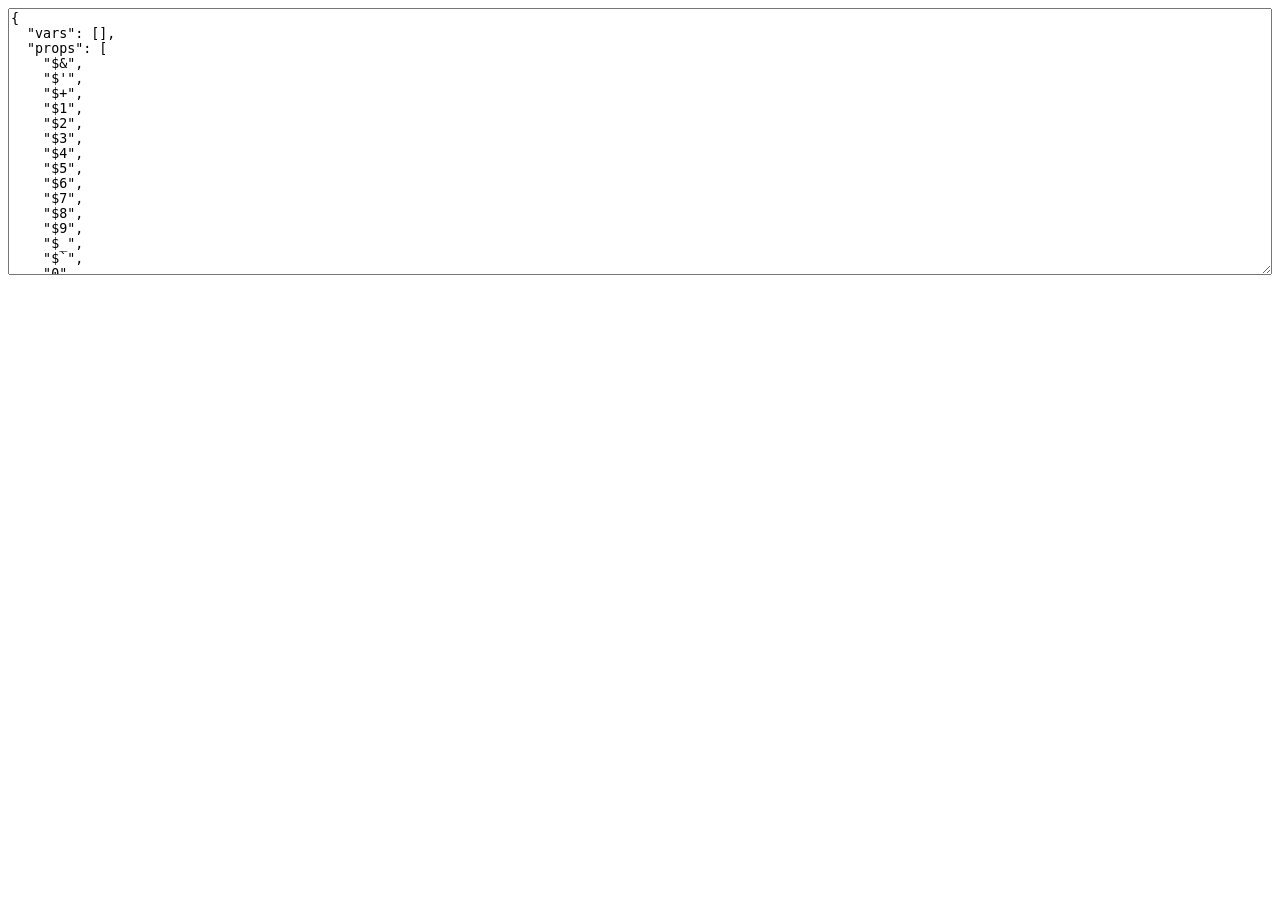
<file: router/node_modules/uglify-js/tools/props.html>
<html>
  <head>
  </head>
  <body>
    <script>(function(){
      var props = {};

      function addObject(obj) {
        if (obj == null) return;
        try {
          Object.getOwnPropertyNames(obj).forEach(add);
        } catch(ex) {}
        if (obj.prototype) {
          Object.getOwnPropertyNames(obj.prototype).forEach(add);
        }
        if (typeof obj == "function") {
          try {
            Object.getOwnPropertyNames(new obj).forEach(add);
          } catch(ex) {}
        }
      }

      function add(name) {
        props[name] = true;
      }

      Object.getOwnPropertyNames(window).forEach(function(thing){
        addObject(window[thing]);
      });

      try {
        addObject(new Event("click"));
        addObject(new Event("contextmenu"));
        addObject(new Event("mouseup"));
        addObject(new Event("mousedown"));
        addObject(new Event("keydown"));
        addObject(new Event("keypress"));
        addObject(new Event("keyup"));
      } catch(ex) {}

      var ta = document.createElement("textarea");
      ta.style.width = "100%";
      ta.style.height = "20em";
      ta.style.boxSizing = "border-box";
      <!-- ta.value = Object.keys(props).sort(cmp).map(function(name){ -->
      <!--   return JSON.stringify(name); -->
      <!-- }).join(",\n"); -->
      ta.value = JSON.stringify({
        vars: [],
        props: Object.keys(props).sort(cmp)
      }, null, 2);
      document.body.appendChild(ta);

      function cmp(a, b) {
        a = a.toLowerCase();
        b = b.toLowerCase();
        return a < b ? -1 : a > b ? 1 : 0;
      }
    })();</script>
  </body>
</html>
</file>
<file: router-link/nav.css>
body,html,ul,li{
    padding:0;
    margin:0;
}
body,html{
    width:100%;
    height:100%;
    font-size: 20px;
    overflow: hidden;
}
body{
    background: url('7.jpg') no-repeat center/cover;
}
ul,li{
    list-style: none;
}
ul{
    width:100%;
    height:60px;
    background: rgba(0,0,0,0.1);
    display: flex;
    justify-content: space-around;
}
ul>li{
    height:100%;line-height: 60px;
    padding: 0 30px;
}
.router-link-active{
    background: #fff;
    border: 1px solid #ddd;
    box-sizing: border-box;
}
.center{
    text-align: center;
}
div{
     height:100px;
     line-height: 100px;
 }
ol{
    width:1000px;
    height:60px;
    border: 1px solid #f1f1f1;
    margin: 0 auto;
    display: flex;
    justify-content: space-around;
    line-height: 60px;
}
ol>li{
    height:100%;line-height: 60px;
    padding: 0 30px;
}
.left{
    width:20%;
    height:90vh;
    border-right:1px solid #ccc;
    box-sizing: border-box;
    float: left;
}
.left ul{
    width:100%;
    height:auto;
    display: block;
    background: rgba(0,0,0,0);
}
.left ul li{
    width:100%;
    line-height: 50px;
    background: rgba(0,0,0,0);
}
.right{
    width:80%;
    height:90vh;
    float: left;
}
.v-enter{
    transform: translate(100%,0);
}
.v-enter-active{
    transition:all 3s ease;
}
.v-enter-to{
    transform: translate(0,0);
}
.v-leave{
    transform: translate(0,0);
}
.v-leave-active{
    transition:all 0.5s ease;
}
.v-leave-to{
    transform: translate(-100%,0);
}
</file>
